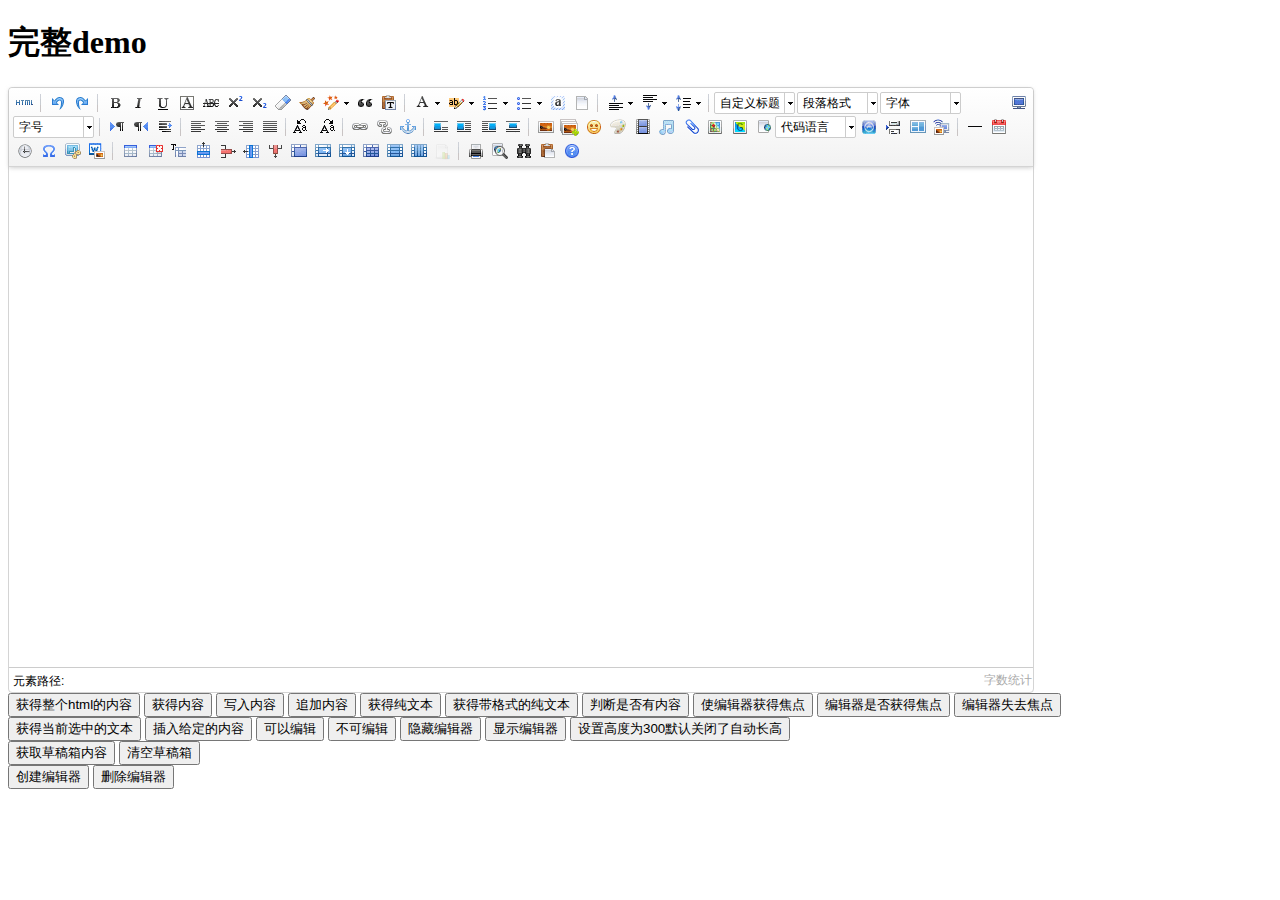
<file: src/main/resources/static/ueditor/index.html>
<!DOCTYPE HTML PUBLIC "-//W3C//DTD HTML 4.01 Transitional//EN"
        "http://www.w3.org/TR/html4/loose.dtd">
<html>
<head>
    <title>完整demo</title>
    <meta http-equiv="Content-Type" content="text/html;charset=utf-8"/>
    <script type="text/javascript" charset="utf-8" src="ueditor.config.js"></script>
    <script type="text/javascript" charset="utf-8" src="ueditor.all.min.js"> </script>
    <!--建议手动加在语言，避免在ie下有时因为加载语言失败导致编辑器加载失败-->
    <!--这里加载的语言文件会覆盖你在配置项目里添加的语言类型，比如你在配置项目里配置的是英文，这里加载的中文，那最后就是中文-->
    <script type="text/javascript" charset="utf-8" src="lang/zh-cn/zh-cn.js"></script>

    <style type="text/css">
        div{
            width:100%;
        }
    </style>
</head>
<body>
<div>
    <h1>完整demo</h1>
    <script id="editor" type="text/plain" style="width:1024px;height:500px;"></script>
</div>
<div id="btns">
    <div>
        <button onclick="getAllHtml()">获得整个html的内容</button>
        <button onclick="getContent()">获得内容</button>
        <button onclick="setContent()">写入内容</button>
        <button onclick="setContent(true)">追加内容</button>
        <button onclick="getContentTxt()">获得纯文本</button>
        <button onclick="getPlainTxt()">获得带格式的纯文本</button>
        <button onclick="hasContent()">判断是否有内容</button>
        <button onclick="setFocus()">使编辑器获得焦点</button>
        <button onmousedown="isFocus(event)">编辑器是否获得焦点</button>
        <button onmousedown="setblur(event)" >编辑器失去焦点</button>

    </div>
    <div>
        <button onclick="getText()">获得当前选中的文本</button>
        <button onclick="insertHtml()">插入给定的内容</button>
        <button id="enable" onclick="setEnabled()">可以编辑</button>
        <button onclick="setDisabled()">不可编辑</button>
        <button onclick=" UE.getEditor('editor').setHide()">隐藏编辑器</button>
        <button onclick=" UE.getEditor('editor').setShow()">显示编辑器</button>
        <button onclick=" UE.getEditor('editor').setHeight(300)">设置高度为300默认关闭了自动长高</button>
    </div>

    <div>
        <button onclick="getLocalData()" >获取草稿箱内容</button>
        <button onclick="clearLocalData()" >清空草稿箱</button>
    </div>

</div>
<div>
    <button onclick="createEditor()">
    创建编辑器</button>
    <button onclick="deleteEditor()">
    删除编辑器</button>
</div>

<script type="text/javascript">

    //实例化编辑器
    //建议使用工厂方法getEditor创建和引用编辑器实例，如果在某个闭包下引用该编辑器，直接调用UE.getEditor('editor')就能拿到相关的实例
    var ue = UE.getEditor('editor');


    function isFocus(e){
        alert(UE.getEditor('editor').isFocus());
        UE.dom.domUtils.preventDefault(e)
    }
    function setblur(e){
        UE.getEditor('editor').blur();
        UE.dom.domUtils.preventDefault(e)
    }
    function insertHtml() {
        var value = prompt('插入html代码', '');
        UE.getEditor('editor').execCommand('insertHtml', value)
    }
    function createEditor() {
        enableBtn();
        UE.getEditor('editor');
    }
    function getAllHtml() {
        alert(UE.getEditor('editor').getAllHtml())
    }
    function getContent() {
        var arr = [];
        arr.push("使用editor.getContent()方法可以获得编辑器的内容");
        arr.push("内容为：");
        arr.push(UE.getEditor('editor').getContent());
        alert(arr.join("\n"));
    }
    function getPlainTxt() {
        var arr = [];
        arr.push("使用editor.getPlainTxt()方法可以获得编辑器的带格式的纯文本内容");
        arr.push("内容为：");
        arr.push(UE.getEditor('editor').getPlainTxt());
        alert(arr.join('\n'))
    }
    function setContent(isAppendTo) {
        var arr = [];
        arr.push("使用editor.setContent('欢迎使用ueditor')方法可以设置编辑器的内容");
        UE.getEditor('editor').setContent('欢迎使用ueditor', isAppendTo);
        alert(arr.join("\n"));
    }
    function setDisabled() {
        UE.getEditor('editor').setDisabled('fullscreen');
        disableBtn("enable");
    }

    function setEnabled() {
        UE.getEditor('editor').setEnabled();
        enableBtn();
    }

    function getText() {
        //当你点击按钮时编辑区域已经失去了焦点，如果直接用getText将不会得到内容，所以要在选回来，然后取得内容
        var range = UE.getEditor('editor').selection.getRange();
        range.select();
        var txt = UE.getEditor('editor').selection.getText();
        alert(txt)
    }

    function getContentTxt() {
        var arr = [];
        arr.push("使用editor.getContentTxt()方法可以获得编辑器的纯文本内容");
        arr.push("编辑器的纯文本内容为：");
        arr.push(UE.getEditor('editor').getContentTxt());
        alert(arr.join("\n"));
    }
    function hasContent() {
        var arr = [];
        arr.push("使用editor.hasContents()方法判断编辑器里是否有内容");
        arr.push("判断结果为：");
        arr.push(UE.getEditor('editor').hasContents());
        alert(arr.join("\n"));
    }
    function setFocus() {
        UE.getEditor('editor').focus();
    }
    function deleteEditor() {
        disableBtn();
        UE.getEditor('editor').destroy();
    }
    function disableBtn(str) {
        var div = document.getElementById('btns');
        var btns = UE.dom.domUtils.getElementsByTagName(div, "button");
        for (var i = 0, btn; btn = btns[i++];) {
            if (btn.id == str) {
                UE.dom.domUtils.removeAttributes(btn, ["disabled"]);
            } else {
                btn.setAttribute("disabled", "true");
            }
        }
    }
    function enableBtn() {
        var div = document.getElementById('btns');
        var btns = UE.dom.domUtils.getElementsByTagName(div, "button");
        for (var i = 0, btn; btn = btns[i++];) {
            UE.dom.domUtils.removeAttributes(btn, ["disabled"]);
        }
    }

    function getLocalData () {
        alert(UE.getEditor('editor').execCommand( "getlocaldata" ));
    }

    function clearLocalData () {
        UE.getEditor('editor').execCommand( "clearlocaldata" );
        alert("已清空草稿箱")
    }
</script>
</body>
</html>
</file>
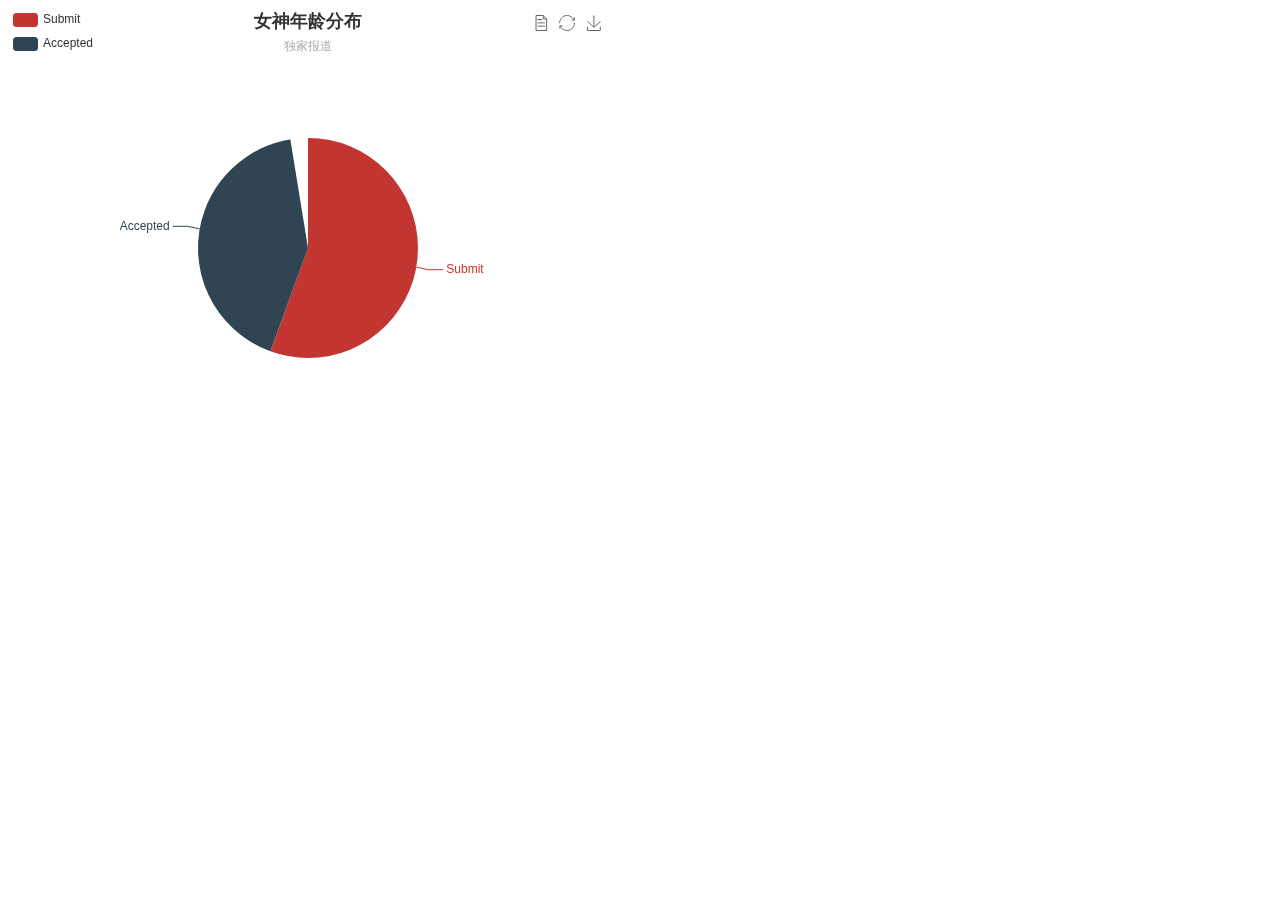
<file: src/main/resources/static/co.html>
<!DOCTYPE html PUBLIC "-//W3C//DTD HTML 4.01 Transitional//EN" "http://www.w3.org/TR/html4/loose.dtd">
<html>
<head>
    <meta http-equiv="Content-Type" content="text/html; charset=UTF-8">
    <title>AzzanTest</title>
    <script src="js/jquery.min.js"></script>
    <script src="echarts.min.js"></script>
</head>
<body>
<div id="echartsPie" style="width: 600px;height:400px;"></div>
<script type="text/javascript">
    var echartsPie;
    var json = [
        {value: 30, name: 'Submit'},
        {value: 24, name: 'Accepted'}
    ];
    var option = {
        title: {
            text: '女神年龄分布',
            subtext: '独家报道',
            x: 'center'
        },
        tooltip: {
            trigger: 'item',
            formatter: "{a} <br/>{b} : {c} 岁"
        },
        legend: {
            orient: 'vertical',
            x: 'left',
            data: ['Submit', 'Accepted']
        },
        toolbox: {
            show: true,
            feature: {
                mark: {show: true},
                dataView: {show: true, readOnly: false},
                magicType: {
                    show: true,
                    type: ['pie', 'funnel'],
                    option: {
                        funnel: {
                            x: '25%',
                            width: '50%',
                            funnelAlign: 'left',
                            max: 1548
                        }
                    }
                },
                restore: {show: true},
                saveAsImage: {show: true}
            }
        },
        calculable: true,
        series: [
            {
                name: '女神',
                type: 'pie',
                radius: '55%',//饼图的半径大小
                center: ['50%', '60%'],//饼图的位置
                data: json
            }
        ]
    };

    echartsPie = echarts.init(document.getElementById('echartsPie'));
    $(function () {
        echartsPie.setOption(option);

    });
</script>
</body>
</html>
</file>
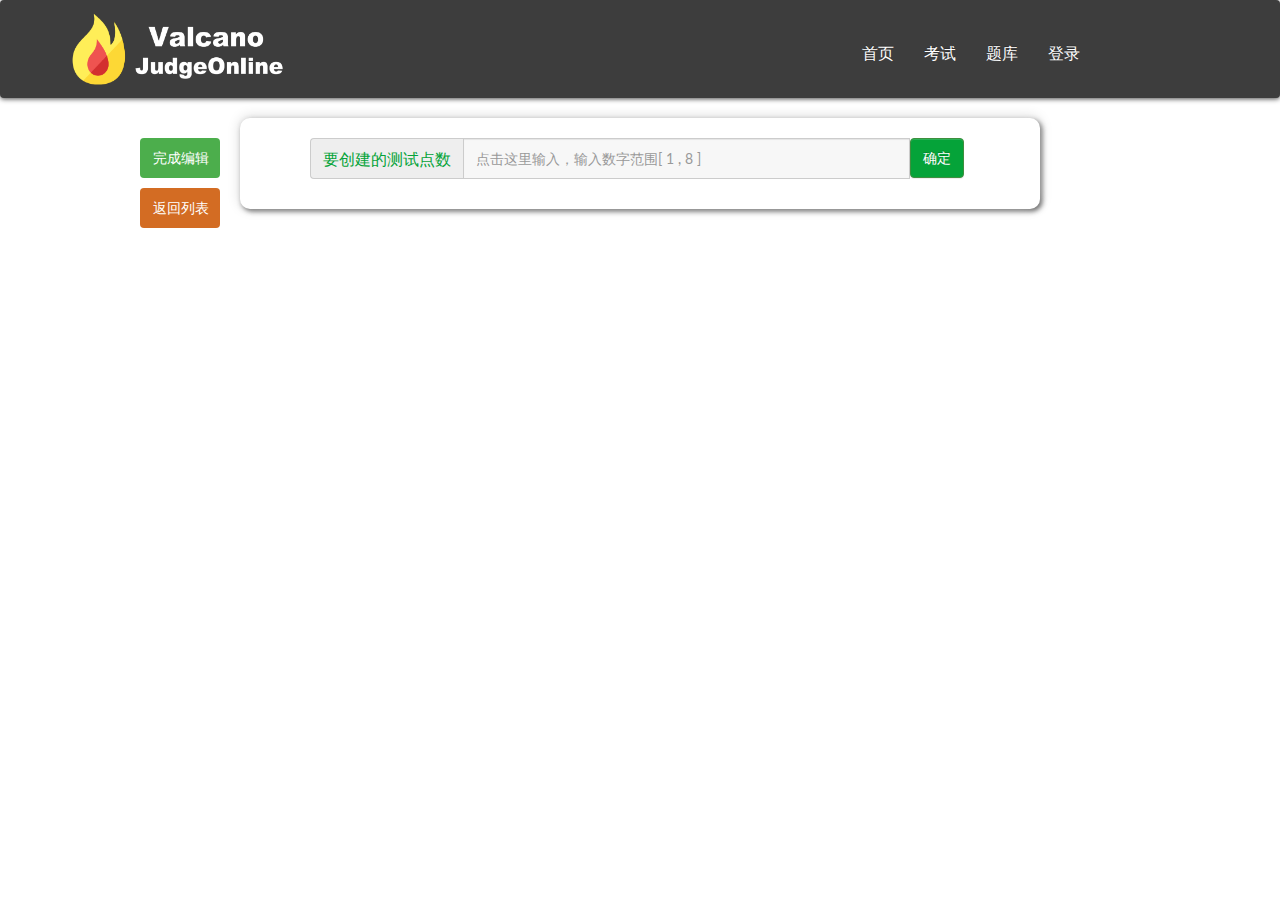
<file: src/main/resources/static/createTestPoint.html>
<!DOCTYPE html>
<html lang="en">
<head>
    <meta charset="utf-8">
    <meta name="viewport" content="width=device-width, initial-scale=1.0">
    <meta name="description" content="">
    <meta name="author" content="">
    <title>Home</title>
    <link rel="favicon" href="assets/images/favicon.png">
    <link rel="stylesheet" media="screen" href="https://fonts.googleapis.com/css?family=Open+Sans:300,400,700">
    <link rel="stylesheet" href="assets/css/bootstrap.min.css">
    <script src="http://cdn.static.runoob.com/libs/jquery/2.1.1/jquery.min.js"></script>
    <script src="bootstrap3/js/bootstrap.min.js"></script>
    <link rel="stylesheet" href="assets/css/font-awesome.min.css">
    <link rel="stylesheet" href="assets/css/bootstrap-theme.css" media="screen">
    <link rel="stylesheet" href="assets/css/style.css">
    <link rel="stylesheet" href="css/createTestPoint.css">

    <!-- 富文本配置文件 -->
    <script type="text/javascript" src="ueditor/ueditor.config.js"></script>
    <!-- 编辑器源码文件 -->
    <script type="text/javascript" src="ueditor/ueditor.all.js"></script>
</head>
<body>
<!-- Fixed navbar -->
<div class="navbar navbar-inverse" style="background:#3d3d3d;z-index: 100">
    <div class="container">
        <div class="navbar-header">
            <!-- Button for smallest screens -->
            <button type="button" class="navbar-toggle" data-toggle="collapse" data-target=".navbar-collapse"><span
                    class="icon-bar"></span><span class="icon-bar"></span><span class="icon-bar"></span></button>
            <a class="navbar-brand" href="index.html">
                <img src="assets/images/logo3.png" style="margin: -5px auto;width:230px;height: 78px;"
                     alt="Techro HTML5 template"></a>
        </div>
        <div style="margin: 30px 100px -10px -100px" class="navbar-collapse collapse">
            <ul class="nav navbar-nav pull-right mainNav">
                <li><a href="index.html">首页</a></li>
                <li>
                    <a href="examList.html">考试 </a>
                </li>
                <li>
                    <a href="topicList.html">题库</a>
                </li>
                <li><a href="login_register.html">登录</a></li>
            </ul>
        </div>
        <!--/.nav-collapse -->
    </div>
</div>

<!--完成编辑按钮-->
<div class="complete">
    <button onclick="returnList()" type="button" class="btn" id="back">
        返回列表
    </button>
    <button onclick="returnList()" type="button" class="btn" id="complete">
        完成编辑
    </button>

</div>
<!--编辑区域-->
<div class="editArea">
    <div class="input-group input-group">
        <span class="input-group-addon">要创建的测试点数</span>
        <input id="pointNum" type="text" class="form-control" placeholder="点击这里输入，输入数字范围[ 1 , 8 ]">
        <button onclick="createPoint()" id="inPoint" type="button" class="btn btn-success popover-toggle"
                title="创建测试点失败" data-container="body"
                data-toggle="popover" data-placement="bottom"
                data-content="输入可能存在非法字符，请重新输入要创建的测试点个数">
            确定
        </button>
    </div>
    <div class="pointEditArea">

    </div>

</div>

</body>
<script>
    var id = 0;
    window.onload = function () {
        id = window.location.search.substr(1, id.length);

        queryPoint(id);
    }

    //查询数据
    function queryPoint(id) {
        var d = {};
        d.topicId = id;
        $.ajax({
            url: "/queryPoint",
            data: JSON.stringify(d),
            type: "POST",
            contentType: "application/json;charset=utf-8",
            success: function (response) {
                var area = $(".pointEditArea");
                area.empty();
                for (var i = 1; i <= response.length; i++) {
                    var input = response[i - 1].input_data;
                    input = return2Br(input);
                    var out = response[i - 1].out_data;
                    out = return2Br(out);
                    var str = '';
                    var type = 'success';
                    if (i % 3 == 0)
                        type = 'warning';
                    else if (i % 3 == 2)
                        type = 'danger';
                    var infunction = "'createEditor(" + '"inData","' + i + '"' + ")'";
                    var outfunction = "'createEditor(" + '"outData","' + i + '"' + ")'";
                    var inPointFunction = "'insertPoint(" + '"inData","' + i + '"' + ")'";
                    var outPointFunction = "'insertPoint(" + '"outData","' + i + '"' + ")'";
                    var deleteFunction = "'deletePoint(" + '"' + i + '")' + "'";
                    str = '\n' +
                        '    <div class="panel panel-' + type + '">\n' +
                        '        <div class="panel-heading">测试点' + i + '</div>\n' +
                        '        <div class="panel-body" >\n' +
                        '            <c id="tip1">[ 输入数据 ]</c><input id="inPut' + i + '" type="hidden"><div id="panel-in' + i + '">' + input + '</div>\n' +
                        '        </div>\n' +
                        '        <ul class="list-group" id="inDataArea' + i + '">\n' +
                        '            <li style="border-style: none" class="list-group-item" id="button">\n' +
                        '                <!--编辑按钮-->\n' +
                        '                <button onclick=' + infunction + ' type="button" class="btn edit" id="inDataEdit' + i + '">\n' +
                        '                    编辑\n' +
                        '                </button>\n' +
                        '                <button onclick=' + deleteFunction + ' type="button" class="btn delete" id="delete' + i + '">\n' +
                        '                    删除\n' +
                        '                </button>\n' +
                        '                <!--完成按钮-->\n' +
                        '                <button onclick=' + inPointFunction + ' type="button" class="btn insert" id="inDataInsert' + i + '">\n' +
                        '                    完成\n' +
                        '                </button>\n' +
                        '            </li>\n' +
                        '            <!--内容-->\n' +
                        '            <li class="list-group-item" class="inData" id="inData' + i + '">\n' +
                        '\n' +
                        '            </li>\n' +
                        '        </ul>\n' +
                        '        <div class="panel-body"> \n' +
                        '            <c id="tip2">[ 输出数据 ]</c><input id="outPut' + i + '" type="hidden"><div id="panel-out' + i + '">' + out + '</div>\n' +
                        '        </div>\n' +
                        '        <ul class="list-group" id="outDataArea1">\n' +
                        '            <li style="border-style: none" class="list-group-item" id="button' + i + '">\n' +
                        '                <!--编辑按钮-->\n' +
                        '                <button onclick=' + outfunction + ' type="button" class="btn edit" id="outDataEdit' + i + '">\n' +
                        '                    编辑\n' +
                        '                </button>\n' +
                        '                <!--完成按钮-->\n' +
                        '                <button onclick=' + outPointFunction + ' type="button" class="btn insert" id="outDataInsert' + i + '">\n' +
                        '                    完成\n' +
                        '                <button onclick=' + deleteFunction + ' type="button" class="btn delete" id="delete' + i + '">\n' +
                        '                    删除\n' +
                        '                </button>\n' +
                        '            </li>\n' +
                        '            <!--内容-->\n' +
                        '            <li class="list-group-item" class="outData" id="outData' + i + '">\n' +
                        '\n' +
                        '            </li>\n' +
                        '        </ul>\n' +
                        '    </div>';
                    area.append(str);
                    $(".insert").hide();
                    $(".delete").hide();
                }
            }, error: function (response) {
                alert("emm....");
            }
        });
    }

    //ajax全部删除
    function deleteAll(num) {
        var d = {};
        d.topicId = id;
        d.pointNum = num;
        $.ajax({
            url: "/deleteAll",
            data: JSON.stringify(d),
            type: "POST",
            contentType: "application/json;charset=utf-8",
            success: function (response) {

            }, error: function (response) {
                alert("emm....");
            }
        });
    }

    //ajax插入
    function createNew(i, id) {
        var d = {};
        d.pointId = i;
        d.topicId = id;
        $.ajax({
            url: "/insertTestPoint",
            data: JSON.stringify(d),
            type: "POST",
            contentType: "application/json;charset=utf-8",
            success: function (response) {

            }, error: function (response) {
                alert("emm....");
            }
        });
    }

    //插入测试点
    function createPoint() {
        var num = $("#pointNum");
        var reg = /^[0-9]+.?[0-9]*$/;
        var flag = 1;
        for (var i = 0; i < num.val().length; i++) {
            if (!reg.test(num.val()[i]))
                flag = 0;
        }
        if (flag && (num.val() >= 1 && num.val() <= 8)) {
            var len = num.val();
            var msg = "是否要创建" + len + "个测试点？\n\n之前的数据可能会被覆盖";
            if (confirm(msg) == true) {
                deleteAll(len);
                //删除富文本
                // UE.getEditor('container').destroy();
                // $("textarea").remove();
                var area = $(".pointEditArea");
                area.empty();
                for (var i = 1; i <= len; i++) {
                    createNew(i, id);
                    var str = '';
                    var type = 'success';
                    if (i % 3 == 0)
                        type = 'warning';
                    else if (i % 3 == 2)
                        type = 'danger';
                    var infunction = "'createEditor(" + '"inData","' + i + '"' + ")'";
                    var outfunction = "'createEditor(" + '"outData","' + i + '"' + ")'";
                    var inPointFunction = "'insertPoint(" + '"inData","' + i + '"' + ")'";
                    var outPointFunction = "'insertPoint(" + '"outData","' + i + '"' + ")'";
                    var deleteFunction = "'deletePoint(" + '"' + i + '")' + "'";
                    str = '\n' +
                        '    <div class="panel panel-' + type + '">\n' +
                        '        <div class="panel-heading">测试点' + i + '</div>\n' +
                        '        <div class="panel-body" >\n' +
                        '            <c id="tip1">[ 输入数据 ]</c><input id="inPut' + i + '" type="hidden"><div id="panel-in' + i + '">在这里预览测试点输入数据</div>\n' +
                        '        </div>\n' +
                        '        <ul class="list-group" id="inDataArea' + i + '">\n' +
                        '            <li style="border-style: none" class="list-group-item" id="button">\n' +
                        '                <!--编辑按钮-->\n' +
                        '                <button onclick=' + infunction + ' type="button" class="btn edit" id="inDataEdit' + i + '">\n' +
                        '                    编辑\n' +
                        '                </button>\n' +
                        '                <!--完成按钮-->\n' +
                        '                <button onclick=' + inPointFunction + ' type="button" class="btn insert" id="inDataInsert' + i + '">\n' +
                        '                    完成\n' +
                        '                </button>\n' +
                        '            </li>\n' +
                        '            <!--内容-->\n' +
                        '            <li class="list-group-item" class="inData" id="inData' + i + '">\n' +
                        '\n' +
                        '            </li>\n' +
                        '        </ul>\n' +
                        '        <div class="panel-body"> \n' +
                        '            <c id="tip2">[ 输出数据 ]</c><input id="outPut"' + i + ' type="hidden"><div id="panel-out' + i + '">在这里预览测试点输出数据</div>\n' +
                        '        </div>\n' +
                        '        <ul class="list-group" id="outDataArea1">\n' +
                        '            <li style="border-style: none" class="list-group-item" id="button' + i + '">\n' +
                        '                <!--编辑按钮-->\n' +
                        '                <button onclick=' + outfunction + ' type="button" class="btn edit" id="outDataEdit' + i + '">\n' +
                        '                    编辑\n' +
                        '                </button>\n' +
                        '                <!--完成按钮-->\n' +
                        '                <button onclick=' + outPointFunction + ' type="button" class="btn insert" id="outDataInsert' + i + '">\n' +
                        '                    完成\n' +
                        '                <button onclick=' + deleteFunction + ' type="button" class="btn delete" id="delete' + i + '">\n' +
                        '                    删除\n' +
                        '                </button>\n' +
                        '            </li>\n' +
                        '            <!--内容-->\n' +
                        '            <li class="list-group-item" class="outData" id="outData' + i + '">\n' +
                        '\n' +
                        '            </li>\n' +
                        '        </ul>\n' +
                        '    </div>';
                    area.append(str);
                    $(".insert").hide();
                }
            }
            else {
                return false;
            }
        } else {
            $('.popover-toggle').popover('toggle');
            num.val('');
        }
    }

    function insertData(area, pointId, content) {
        var urlPath;
        if (area == "inData")
            urlPath = "/editInputData";
        else
            urlPath = "/editOutputData";
        var d = {};
        d.pointId = pointId;
        d.topicId = id;
        d.content = content;
        $.ajax({
            url: urlPath,
            data: JSON.stringify(d),
            type: "POST",
            contentType: "application/json;charset=utf-8",
            success: function (response) {
                queryPoint(id);
                // alert("编辑成功 (￣▽￣)~*");
            }, error: function (response) {
                alert("emm....");
            }
        });
    }

    //编辑按钮函数
    function createEditor(area, id) {
        var editor = "<script id='container' name='content' type='text/plain'><\/script>";

        var b = $("#" + area + id);
        b.append(editor);

        <!-- 实例化编辑器 -->
        var editor = UE.getEditor('container');

        $(".edit").hide();
        // $(".delete").show();
        // $("#inPoint").hide();

        if (area == "inData")
            $("#inDataInsert" + id).show();
        else
            $("#outDataInsert" + id).show();

    }

    //转义过滤
    function htmldecode(str) {
        str = str.replace(/&amp;/gi, '&');
        str = str.replace(/&nbsp;/gi, ' ');
        str = str.replace(/&quot;/gi, '"');
        str = str.replace(/&#39;/g, "'");
        str = str.replace(/&lt;/gi, '<');
        str = str.replace(/&gt;/gi, '>');
        str = str.replace(/<br[^>]*>(?:(rn)|r|n)?/gi, 'n');
        str = str.replace(/^((\s|&nbsp;)*\r?\n)+/g, '');//清除开头换行
        str.replace(/((\s|&nbsp;)*\r?\n)+$/g, '');//清除结尾换行
        return str;
    }

    //换行转</br>
    function return2Br(str) {
        str = str.replace(/\r?\n/g, "<br>");
        str = str.replace(/\s/g, "&nbsp;");
        return str;
    }

    //完成按钮
    function insertPoint(area, id) {
        var editor = UE.getEditor('container');
        var content = editor.getPlainTxt();
        var panelContent;
        if (area == "inData") {
            $("#inPut" + id).val(content);
            panelContent = document.getElementById("panel-in" + id);

        } else {
            panelContent = document.getElementById("panel-out" + id);
        }
        panelContent.innerHTML = "";
        content = htmldecode(content);
        panelContent.append(content);
        UE.getEditor('container').destroy();
        $("textarea").remove();
        $(".edit").show();
        $(".delete").show();
        // $("#inPoint").show();
        if (area == "inData") {
            $("#inDataInsert" + id).hide();
        }

        else
            $("#outDataInsert" + id).hide();
        //插入数据

        insertData(area, id, content);
    }


    //删除测试点
    function deletePoint(id) {
        UE.getEditor('container').destroy();
        $("textarea").remove();
        $(".edit").show();
        $(".delete").show();
    }

    //返回题库
    function returnList() {
        window.location.href = "topicList.html";
    }

</script>
</html>
</file>
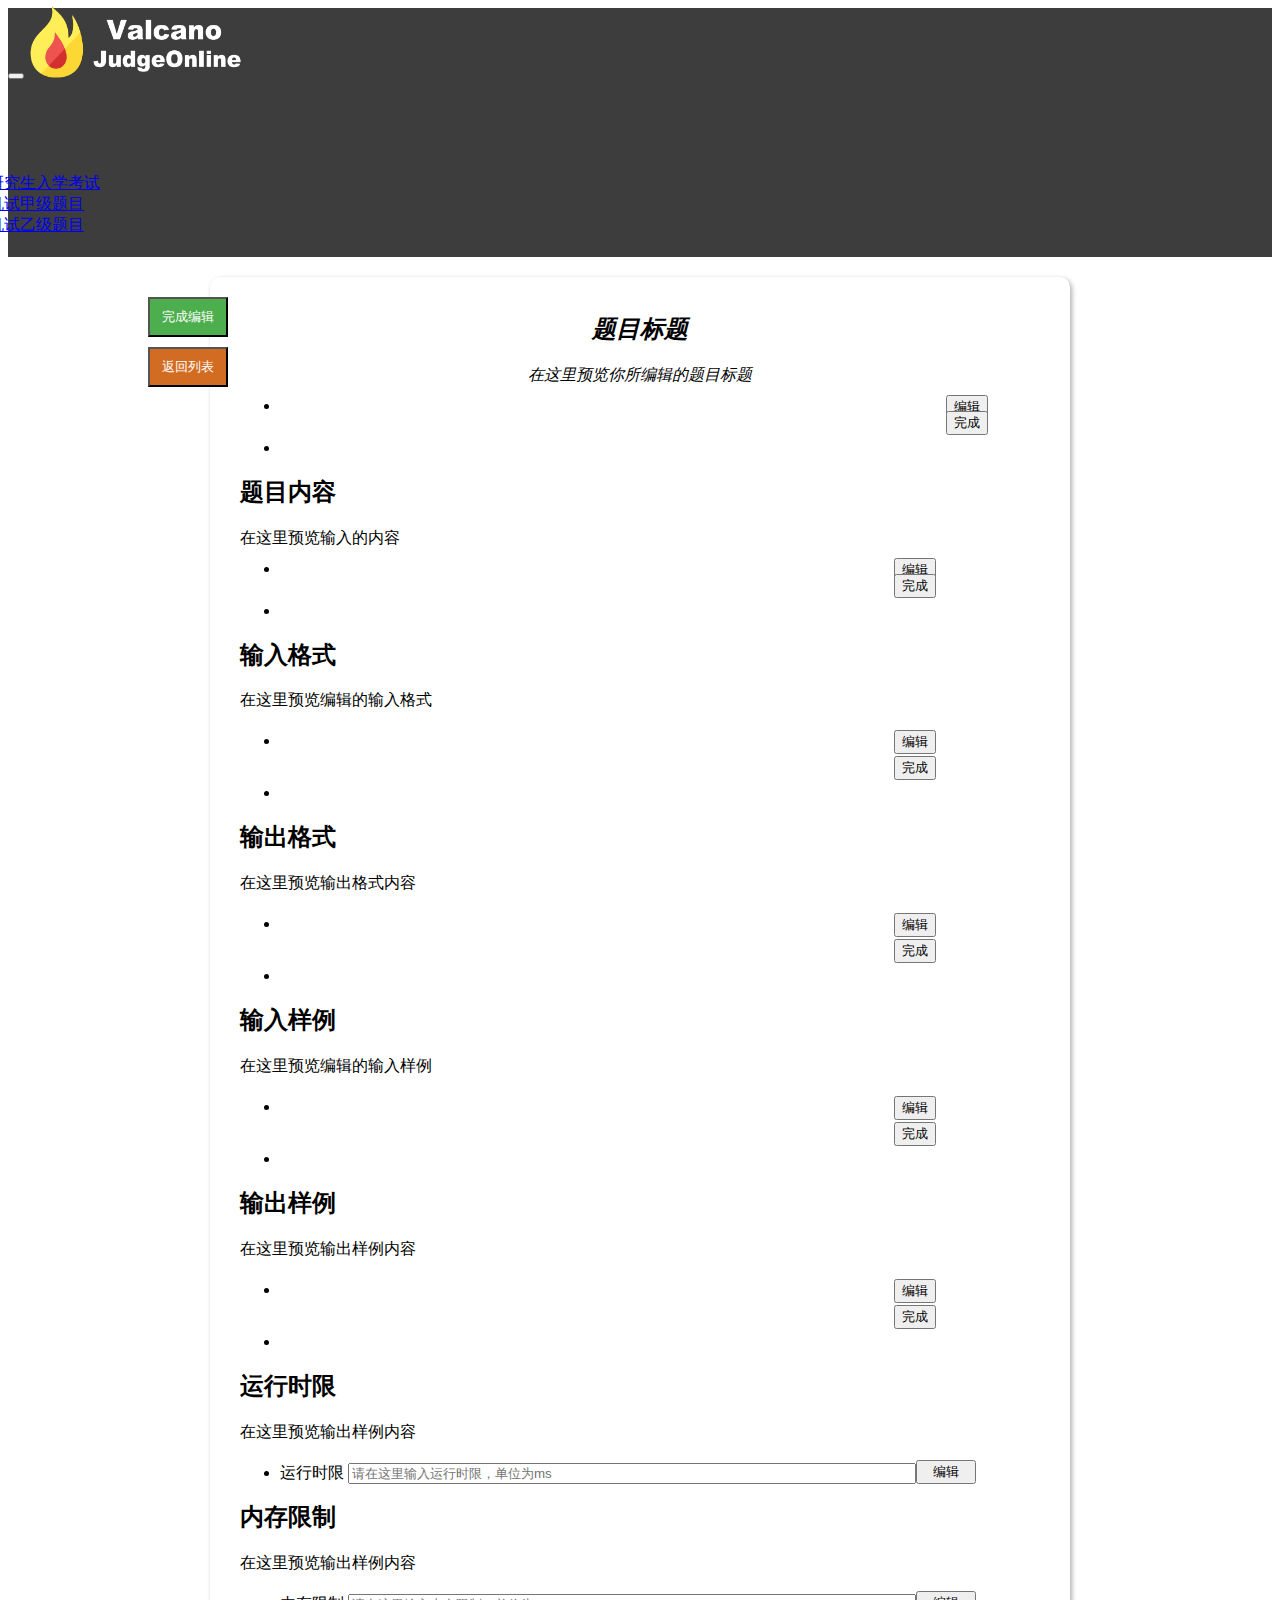
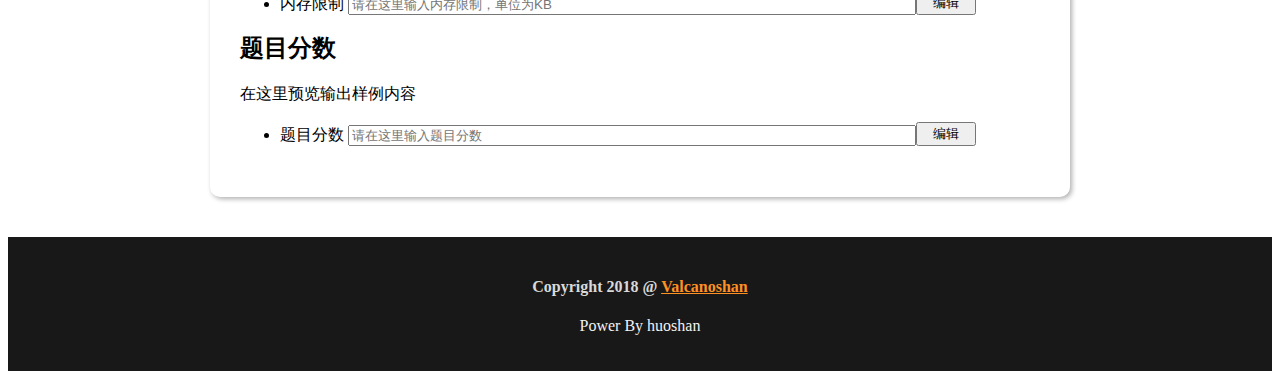
<file: src/main/resources/static/createTopic.html>
<!DOCTYPE html>
<html lang="en">
<head>
    <meta charset="utf-8">
    <title>创建题目</title>
    <link rel="stylesheet" media="screen" href="https://fonts.googleapis.com/css?family=Open+Sans:300,400,700">
    <link rel="stylesheet" href="css/createTopic.css">
    <link rel="stylesheet" href="http://cdn.static.runoob.com/libs/bootstrap/3.3.7/css/bootstrap.min.css">
    <script src="http://cdn.static.runoob.com/libs/jquery/2.1.1/jquery.min.js"></script>
    <script src="http://cdn.static.runoob.com/libs/bootstrap/3.3.7/js/bootstrap.min.js"></script>
    <!-- 富文本配置文件 -->
    <script type="text/javascript" src="ueditor/ueditor.config.js"></script>
    <!-- 编辑器源码文件 -->
    <script type="text/javascript" src="ueditor/ueditor.all.js"></script>


</head>
<body>
<!-- Fixed navbar -->
<div class="navbar navbar-inverse" style="background:#3d3d3d;z-index: 100">
    <div class="container">
        <div class="navbar-header">
            <!-- Button for smallest screens -->
            <button type="button" class="navbar-toggle" data-toggle="collapse" data-target=".navbar-collapse"><span
                    class="icon-bar"></span><span class="icon-bar"></span><span class="icon-bar"></span></button>
            <a class="navbar-brand" href="index.html">
                <img src="assets/images/logo3.png" style="margin: -5px auto;width:230px;height: 78px;"
                     alt="Techro HTML5 template"></a>
        </div>
        <div style="margin: 30px 100px 20px -100px" class="navbar-collapse collapse">
            <ul class="nav navbar-nav pull-right mainNav">
                <li class=""><a href="index.html">首页</a></li>
                <li class="dropdown">
                    <a href="examList.html" class="dropdown-toggle" data-toggle="dropdown">考试 <b class="caret"></b></a>
                </li>
                <li class="dropdown">
                    <a href="about.html" class="dropdown-toggle" data-toggle="dropdown">题库 <b class="caret"></b></a>
                    <ul class="dropdown-menu">
                        <li><a href="topicList.html">研究生入学考试</a></li>
                        <li><a href="topicList.html">机试甲级题目</a></li>
                        <li><a href="topicList.html">机试乙级题目</a></li>
                    </ul>

                </li>
                <li><a href="login_register.html">登录</a></li>
            </ul>
        </div>
        <!--/.nav-collapse -->
    </div>
</div>
<!-- /.navbar -->


<!--完成编辑按钮-->
<div class="complete">
    <button onclick="returnList()" type="button" class="btn" id="back">
        返回列表
    </button>
    <button onclick="returnList()" type="button" class="btn" id="complete">
        完成编辑
    </button>

</div>

<div class="editArea">
    <!--标题区域-->
    <div class="panel panel-warning " id="topicTitle">

        <div class="panel-heading">
            <h2 class="panel-title">题目标题</h2>
        </div>
        <div class="panel-body" id="panel-title" value="">
            在这里预览你所编辑的题目标题
        </div>
        <ul class="list-group" id="titleditor">
            <li style="border-style: none" class="list-group-item" id="button">
                <div id="titleEditButton" class="editButton" style="margin:-10px auto auto 45%">
                    <!--标题编辑按钮-->
                    <button id="editTitleButton" style="margin: -10px auto 0px 65%"
                            type="button"
                            class="btn btn-warning "
                            data-toggle="button">
                        编辑
                    </button>
                </div>
                <!--标题完成按钮-->
                <div id="titleInsertButton" class="insertButton" style="margin:-10px auto auto 45%">
                    <button id="insertTitleButton"
                            style="margin: -10px auto 0px 65%"
                            type="button"
                            class="btn btn-success "
                            data-toggle="button">
                        完成
                    </button>
                </div>
            </li>
            <!--内容-->
            <li class="list-group-item" id="title">

            </li>
        </ul>
    </div>

    <!--内容区域-->
    <div class="panel panel-info " id="topicContent">

        <div class="panel-heading">
            <h2 class="panel-title">题目内容</h2>
        </div>
        <div class="panel-body" id="panel-content">
            在这里预览输入的内容
        </div>
        <ul class="list-group" id="titleEditor">
            <li style="border-style: none" class="list-group-item" id="button">
                <!--内容编辑按钮-->
                <div id="contentEditButton" class="editButton" style="margin:-10px auto auto 45%">
                    <button id="editContentButton"
                            style="margin: -10px auto 0px 65%"
                            type="button"
                            class="btn btn-warning "
                            data-toggle="button">
                        编辑
                    </button>
                </div>
                <!--内容完成按钮-->
                <div id="contentInsertButton" class="insertButton" style="margin: -10px auto auto 45%">
                    <button id="insertContentButton" style="margin: -10px auto 0px 65%"
                            type="button"
                            class="btn btn-success "
                            data-toggle="button">
                        完成
                    </button>
                </div>
            </li>
            <li class="list-group-item" id="content">

            </li>
        </ul>
    </div>

    <!--输入格式区域-->
    <div class="panel panel-warning " id="topicInFormat">

        <div class="panel-heading">
            <h2 class="panel-title">输入格式</h2>
        </div>
        <div class="panel-body" id="panel-informat">
            在这里预览编辑的输入格式
        </div>
        <ul class="list-group" id="editor">
            <li style="border-style: none" class="list-group-item" id="button">
                <div id="inFormatEditButton" class="editButton" style="margin: 0 auto auto 45%">
                    <button id="editInFormatButton" style="margin: -10px auto 0px 65%"
                            type="button"
                            class="btn btn-warning "
                            data-toggle="button">
                        编辑
                    </button>
                </div>
                <div id="inFormatInsertButton" class="insertButton" style="margin: 0 auto auto 45%">
                    <button id="insertInFormatButton" style="margin: -10px auto 0px 65%"
                            type="button"
                            class="btn btn-success "
                            data-toggle="button">
                        完成
                    </button>
                </div>
            </li>
            <li class="list-group-item" id="inFormat">

            </li>
        </ul>
    </div>

    <!--输出格式区域-->
    <div class="panel panel-info " id="topicOutFormat">

        <div class="panel-heading">
            <h2 class="panel-title">输出格式</h2>
        </div>
        <div class="panel-body" id="panel-outformat">
            在这里预览输出格式内容
        </div>
        <ul class="list-group" id="outFormatEditor">
            <li style="border-style: none" class="list-group-item" id="button">
                <!--输出格式编辑按钮-->
                <div id="outFormatEditButton" class="editButton" style="margin: 0 auto auto 45%">
                    <button id="editoutFormatButton" style="margin: -10px auto 0px 65%"
                            type="button"
                            class="btn btn-warning "
                            data-toggle="button">
                        编辑
                    </button>
                </div>
                <!--输出格式完成按钮-->
                <div id="outFormatInsertButton" class="insertButton"
                     style="margin: 0 auto auto 45%">
                    <button id="insertOutFormatButton" style="margin: -10px auto 0px 65%"
                            type="button"
                            class="btn btn-success "
                            data-toggle="button">
                        完成
                    </button>
                </div>
            </li>

            <li class="list-group-item" id="outFormat">

            </li>
        </ul>
    </div>

    <!--输入样例区域-->
    <div class="panel panel-warning " id="topicInSample">

        <div class="panel-heading">
            <h2 class="panel-title">输入样例</h2>
        </div>
        <div class="panel-body" id="panel-inSample">
            在这里预览编辑的输入样例
        </div>
        <ul class="list-group" id="editor">
            <li style="border-style: none" class="list-group-item" id="button">
                <div id="inSampleEditButton" class="editButton" style="margin: 0 auto auto 45%">
                    <button id="editInSampleButton" style="margin: -10px auto 0px 65%"
                            type="button"
                            class="btn btn-warning "
                            data-toggle="button">
                        编辑
                    </button>
                </div>
                <div id="inSampleInsertButton" class="insertButton" style="margin:0 auto auto 45%">
                    <button id="insertInSampleButton" style="margin: -10px auto 0px 65%"
                            type="button"
                            class="btn btn-success "
                            data-toggle="button">
                        完成
                    </button>
                </div>
            </li>

            <li class="list-group-item" id="inSample">

            </li>
        </ul>
    </div>

    <!--输出格式区域-->
    <div class="panel panel-info " id="topicOutSample">

        <div class="panel-heading">
            <h2 class="panel-title">输出样例</h2>
        </div>
        <div class="panel-body" id="panel-outSample">
            在这里预览输出样例内容
        </div>
        <ul class="list-group" id="outSampleEditor">
            <li style="border-style: none" class="list-group-item" id="button">
                <!--输出格式编辑按钮-->
                <div id="outSampleEditButton" class="editButton" style="margin: 0 auto auto 45%">
                    <button id="editoutSampleButton" style="margin: -10px auto 0px 65%"
                            type="button"
                            class="btn btn-warning "
                            data-toggle="button">
                        编辑
                    </button>
                </div>
                <!--输出格式完成按钮-->
                <div id="outSampleInsertButton" class="insertButton"
                     style="margin: 0 auto auto 45%">
                    <button id="insertOutSampleButton" style="margin: -10px auto 0px 65%"
                            type="button"
                            class="btn btn-success "
                            data-toggle="button">
                        完成
                    </button>
                </div>
            </li>

            <li class="list-group-item" id="outSample">

            </li>
        </ul>
    </div>


    <!--运行时限区域-->
    <div class="panel panel-warning " id="timieLimit">

        <div class="panel-heading">
            <h2 class="panel-title">运行时限</h2>
        </div>
        <div class="panel-body" id="panel-timieLimit">
            在这里预览输出样例内容
        </div>
        <ul class="list-group" id="timieLimitEditor">
            <li style="border-style: none" class="list-group-item" id="timieLimitArea">
                <div id="timeArea" class="input-group input-group">
                    <span class="input-group-addon">运行时限</span>
                    <input id="timeInput" type="text" class="form-control" placeholder="请在这里输入运行时限，单位为ms">
                    <button onclick="update('/updateTimeLimitById','timeInput','panel-timieLimit')" id="timeButton"
                            type="button"
                            class="btn btn-warning popover-toggle"
                            title="Popover title" data-container="body"
                            data-toggle="popover" data-placement="right"
                            data-content="输入为空（◐ˍ◑） 或 不是合法数字(:з」∠)_">
                        编辑
                    </button>
                </div>
            </li>
        </ul>
    </div>

    <!--内存限制区域-->
    <div class="panel panel-info " id="memoryLimit">

        <div class="panel-heading">
            <h2 class="panel-title">内存限制</h2>
        </div>
        <div class="panel-body" id="panel-memoryLimit">
            在这里预览输出样例内容
        </div>
        <ul class="list-group" id="memoryLimitEditor">
            <li style="border-style: none" class="list-group-item" id="memoryLimitArea">
                <div id="memoryArea" class="input-group input-group">
                    <span class="input-group-addon">内存限制</span>
                    <input id="memoryInput" type="text" class="form-control" placeholder="请在这里输入内存限制，单位为KB">
                    <button onclick="update('/updateMemoryLimitById','memoryInput','panel-memoryLimit')"
                            id="memoryButton" type="button"
                            class="btn btn-warning popover-toggle"
                            title="Popover title" data-container="body"
                            data-toggle="popover" data-placement="right"
                            data-content="输入为空（◐ˍ◑） 或 不是合法数字(:з」∠)_">
                        编辑
                    </button>
                </div>
            </li>
        </ul>
    </div>

    <!--题目分数区域-->
    <div class="panel panel-warning " id="topicScore">

        <div class="panel-heading">
            <h2 class="panel-title">题目分数</h2>
        </div>
        <div class="panel-body" id="panel-topicScore">
            在这里预览输出样例内容
        </div>
        <ul class="list-group" id="topicScoreEditor">
            <li style="border-style: none" class="list-group-item" id="topicScoreArea">
                <div id="scoreArea" class="input-group input-group">
                    <span class="input-group-addon">题目分数</span>
                    <input id="scoreInput" type="text" class="form-control" placeholder="请在这里输入题目分数">
                    <button onclick="update('/updateTopicScoreById','scoreInput','panel-topicScore')" id="scoreButton"
                            type="button"
                            class="btn btn-warning popover-toggle"
                            title="Popover title" data-container="body"
                            data-toggle="popover" data-placement="right"
                            data-content="输入为空（◐ˍ◑） 或 不是合法数字(:з」∠)_">
                        编辑
                    </button>
                </div>
            </li>
        </ul>
    </div>

</div>

<!--页脚-->
<footer style="padding-top: 20px;padding-bottom: 20px;margin-top: 40px;background-color: #181818" id="footer">
    <div class="container">
        <div class="row">
            <div class="footerbottom">
                <h4 style="text-align: center;color:#d9d9d9">Copyright 2018 @ <a style="color: #ff9022"
                                                                                 href="http://valcanoshan.cn">Valcanoshan</a>
                </h4>
                <p style="color: #f2f2f2;text-align: center">Power By huoshan</p>
            </div>
        </div>
    </div>
</footer>

<script>
    var id = 0;
    window.onload = function () {
        $(".insertButton").hide();
        id = window.location.search.substr(1, id.length);
        var d = {};
        d.id = id;
        $.ajax({
            url: "/editTopic",
            data: JSON.stringify(d),
            type: "POST",
            contentType: "application/json;charset=utf-8",
            success: function (topic) {
                //标题
                var title = $("#panel-title");
                title.html(topic.topic_title);
                //内容
                var content = $("#panel-content");
                content.html(topic.topic_content);
                //输入格式
                var in_format = $("#panel-informat");
                in_format.html(topic.input_format);
                //输出格式
                var out_format = $("#panel-outformat");
                out_format.html(topic.output_format);
                //输入样例
                var in_sample = $("#panel-inSample");
                in_sample.html(topic.input_sample);
                //输出样例
                var out_sample = $("#panel-outSample");
                out_sample.html(topic.output_sample);
                //运行时限
                var time_limit = $("#panel-timieLimit");
                time_limit.html(topic.time_limit + "（ms）");
                //内存限制
                var memory_limit = $("#panel-memoryLimit");
                memory_limit.html(topic.memory_limit + "（KB）");
                //题目分数
                var topic_score = $("#panel-topicScore");
                topic_score.html(topic.topic_score);

            }, error: function (topic) {
                alert("emmmmmm....数据库还没准备好");
            }
        });
    }
    //标题编辑按钮
    $("#editTitleButton").click(function () {
        createEditor("topicTitle", "title", "titleInsertButton");
    });
    //标题完成按钮
    $("#insertTitleButton").click(function () {
        insert('titleInsertButton', 'title', 'panel-title', '/updateTitle');
    });
    //内容编辑按钮
    $("#editContentButton").click(function () {
        createEditor("topicContent", "content", "contentInsertButton");
    });
    //内容完成按钮
    $("#insertContentButton").click(function () {
        insert('contentInsertButton', 'content', 'panel-content', '/updateContent');
    });
    //输入格式编辑按钮
    $("#editInFormatButton").click(function () {
        createEditor('topicInFormat', 'inFormat', 'inFormatInsertButton');
    });
    //输入格式完成按钮
    $("#insertInFormatButton").click(function () {
        // alert("dsa");
        insert('inFormatInsertButton', 'inFormat', 'panel-informat', '/updateInputFormat');
    });

    //输出格式编辑按钮
    $("#editoutFormatButton").click(function () {
        createEditor('topicOutFormat', 'outFormat', 'outFormatInsertButton');
    });
    //输出格式完成按钮
    $("#insertOutFormatButton").click(function () {
        // alert("dsa");
        insert('outFormatInsertButton', 'outFormat', 'panel-outformat', '/updateOutputFormat');
    });

    //输入样例编辑按钮
    $("#editInSampleButton").click(function () {
        // alert("dsa");
        createEditor('topicInSample', 'inSample', 'inSampleInsertButton');
    });
    //输入样例完成按钮
    $("#insertInSampleButton").click(function () {
        // alert("dsa");
        insert('inSampleInsertButton', 'inSample', 'panel-inSample', '/updateInputSample');
    });

    //输出样例编辑按钮
    $("#editoutSampleButton").click(function () {
        createEditor('topicOutSample', 'outSample', 'outSampleInsertButton');
    });
    //输出样例完成按钮
    $("#insertOutSampleButton").click(function () {
        // alert("dsa");
        insert('outSampleInsertButton', 'outSample', 'panel-outSample', '/updateOutputSample');
    });

    //返回题库
    function returnList() {
        window.location.href = "topicList.html";
    }

    //编辑按钮函数
    function createEditor(id, area, insert) {
        //id:     panel -> id
        //area:   li -> id
        //insert: insert -> id

        var editor = "<script id='container' name='content' type='text/plain'><\/script>";
        var a = $("#" + id).html();
        var b = $("#" + area);
        b.append(editor);
        <!-- 实例化编辑器 -->
        var editor = UE.getEditor('container');
        $(".editButton").hide();
        $("#" + insert).show();
    }

    //完成编辑插入
    function insert(id, area, panel, url) {
        var editor = UE.getEditor('container');
        var content = editor.getContent();
        var panelContent = $("#" + panel);
        panelContent.html(content);
        panelContent.val(content);
        UE.getEditor('container').destroy();
        $("textarea").remove();
        $(".editButton").show();
        $("#" + id).hide();
        getjson(content, url);
    }


    function getjson(content, url) {
        var d = {};
        d.topicId = id;
        d.topicContent = content;
        $.ajax({
            url: url,
            data: JSON.stringify(d),
            //type、contentType必填,指明传参方式
            type: "POST",
            contentType: "application/json;charset=utf-8",
            success: function (response) {
                //前端调用成功后，可以处理后端传回的json格式数据。
                if (response.success) {
                    alert(response.message);
                }
            }, error: function (response) {
                alert("emm...." + url + "->>>" + response.message);
            }

        });
    }

    //插入运行时限
    function update(url, area, panel) {
        var timeLimit = $("#" + area);
        var reg = /^[0-9]+.?[0-9]*$/;
        var flag = 1;
        for (var i = 0; i < timeLimit.val().length; i++) {
            if (!reg.test(timeLimit.val()[i]))
                flag = 0;
        }
        if (flag == 1 && timeLimit.val().length > 0) {
            var t = timeLimit.val() + "（ms）";
            $("#" + panel).html(t);
            var d = {};
            d.topicId = id;
            d.content = timeLimit.val();
            $.ajax({
                url: url,//'/updateTimeLimitById'
                data: JSON.stringify(d),
                type: 'POST',
                contentType: "application/json;charset=utf-8",
                success: function (data) {
                    queryTopic();
                    alert("更新运行时限成功~(￣▽￣)~*");
                },
                error: function (data) {
                    alert("emm....");
                }
            });
        } else {
            alert("输入非法额o(*￣3￣)o")
            // $('.popover-toggle').popover('toggle');
        }
        timeLimit.val('');
    }

    //插入内存限制
    function insertTimeLimit() {
        var timeLimit = $("#timeInput");
        var reg = /^[0-9]+.?[0-9]*$/;
        var flag = 1;
        for (var i = 0; i < timeLimit.val().length; i++) {
            if (!reg.test(timeLimit.val()[i]))
                flag = 0;
        }
        if (flag == 1 && timeLimit.val().length > 0) {
            var t = timeLimit.val() + "（ms）";
            $("#panel-timieLimit").html(t);
            var d = {};
            d.topicId = id;
            d.timeLimit = timeLimit.val();
            $.ajax({
                url: '/updateTimeLimitById',
                data: JSON.stringify(d),
                type: 'POST',
                contentType: "application/json;charset=utf-8",
                success: function (data) {
                    queryTopic();
                    alert("更新运行时限成功~(￣▽￣)~*")
                },
                error: function (data) {
                    alert("emm....");
                }
            });
        } else {
            $('.popover-toggle').popover('toggle');
        }
        timeLimit.val('');
    }

    //Ajax插入获取到的数据
    function ajaxInsert(content) {
        $.ajax({
            url: 'aaa/1',
            data: {
                user: content,
                pass: $('.pass').val()
            },
            type: 'POST',
            success: function (str) {
                alert(str);
            },
            error: function (err) {
                alert(err);
            }
        });
    }
</script>
</body>
</html>
</file>
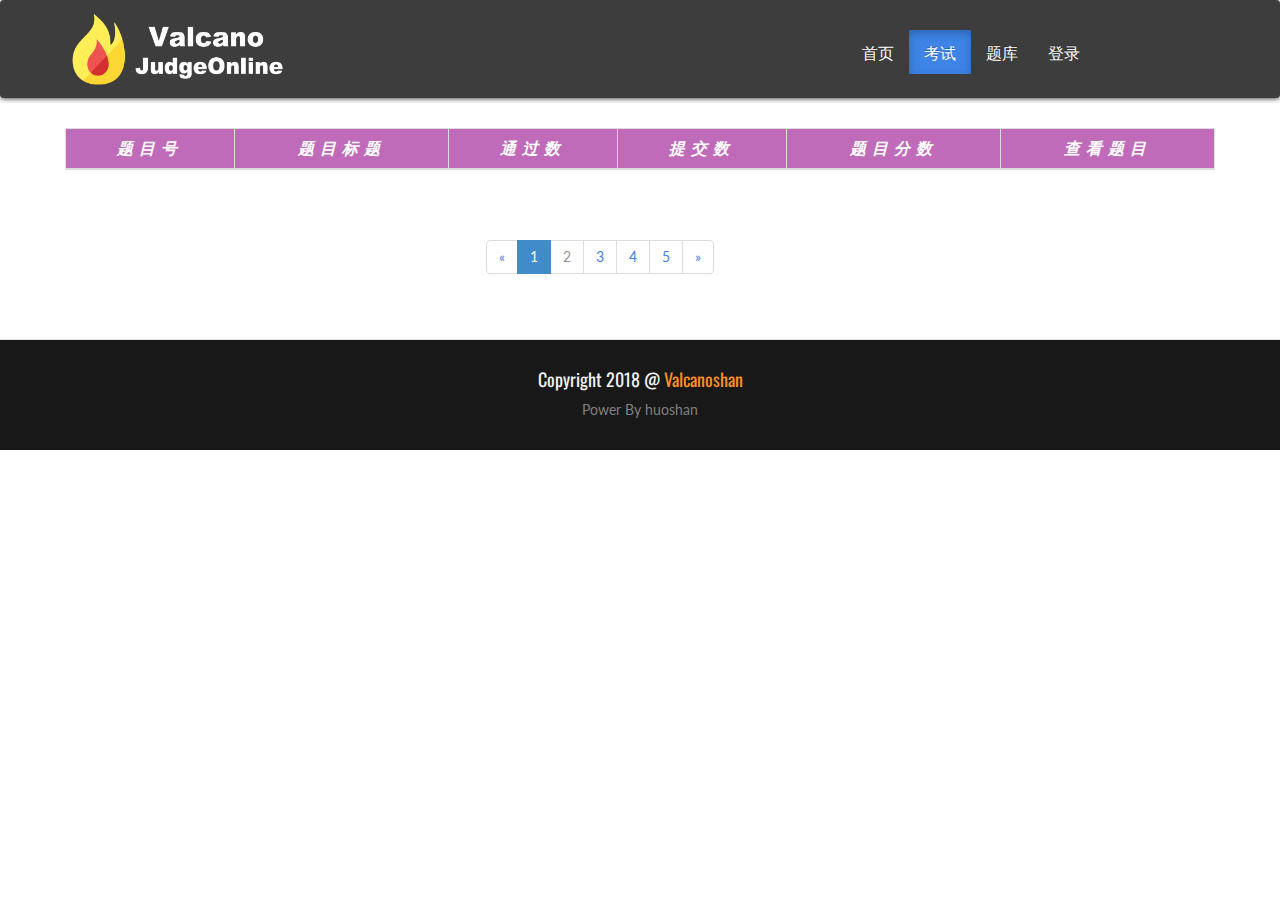
<file: src/main/resources/static/examList.html>
<!DOCTYPE html>
<html lang="en">
<head>
    <meta charset="utf-8">
    <meta name="viewport" content="width=device-width, initial-scale=1.0">
    <meta name="description" content="">
    <meta name="author" content="">
    <title>题目列表</title>
    <link rel="favicon" href="assets/images/favicon.png">
    <link rel="stylesheet" media="screen" href="https://fonts.googleapis.com/css?family=Open+Sans:300,400,700">
    <link rel="stylesheet" href="assets/css/bootstrap.min.css">
    <script src="http://cdn.static.runoob.com/libs/jquery/2.1.1/jquery.min.js"></script>
    <script src="bootstrap3/js/bootstrap.min.js"></script>
    <link rel="stylesheet" href="assets/css/font-awesome.min.css">
    <link rel="stylesheet" href="assets/css/bootstrap-theme.css" media="screen">
    <link rel="stylesheet" href="assets/css/style.css">
</head>
<body>
<!-- Fixed navbar -->
<div class="navbar navbar-inverse" style="background:#3d3d3d;z-index: 100">
    <div class="container">
        <div class="navbar-header">
            <!-- Button for smallest screens -->
            <button type="button" class="navbar-toggle" data-toggle="collapse" data-target=".navbar-collapse"><span
                    class="icon-bar"></span><span class="icon-bar"></span><span class="icon-bar"></span></button>
            <a class="navbar-brand" href="index.html">
                <img src="assets/images/logo3.png" style="margin: -5px auto;width:230px;height: 78px;"
                     alt="Techro HTML5 template"></a>
        </div>
        <div style="margin: 30px 100px -10px -100px" class="navbar-collapse collapse">
            <ul class="nav navbar-nav pull-right mainNav">
                <li><a href="index.html">首页</a></li>
                <li class="active">
                    <a href="examList.html">考试 </a>
                </li>
                <li>
                    <a href="topicList.html">题库</a>
                </li>
                <li><a href="login_register.html">登录</a></li>
            </ul>
        </div>
        <!--/.nav-collapse -->
    </div>
</div>


<!--题目列表-->
<div style="margin: 30px auto auto auto;width: 1150px" class="table-responsive">
    <table class="table table-hover table-bordered table-striped">
        <thead style="background-color: #c06bba;color: white;font-size: 16px;font-style: italic;letter-spacing: 6px;">
        <tr>
            <th>题目号</th>
            <th>题目标题</th>
            <th>通过数</th>
            <th>提交数</th>
            <th>题目分数</th>
            <th>查看题目</th>
        </tr>
        </thead>
        <tbody id="topicListBody">
        </tbody>
    </table>
</div>


<div class="diversion" style="margin: 50px auto auto 38%">
    <ul class="pagination">
        <li><a href="#">&laquo;</a></li>
        <li class="active"><a href="#">1</a></li>
        <li class="disabled"><a href="#">2</a></li>
        <li><a href="#">3</a></li>
        <li><a href="#">4</a></li>
        <li><a href="#">5</a></li>
        <li><a href="#">&raquo;</a></li>
    </ul>
</div>


<footer style="background-color: #181818" id="footer">
    <div class="container" style="width:100%;min-height:100%;position:relative;">
        <div class="row">
            <div class="footerbottom">
                <h4 style="text-align: center;color:#f2f2f2">Copyright 2018 @ <a style="color: #ff9022"
                                                                                 href="http://valcanoshan.cn">Valcanoshan</a>
                </h4>
                <p style="color: gray;text-align: center">Power By huoshan</p>
            </div>
        </div>
    </div>
</footer>


</body>
<script>
    window.onload = function () {
        queryTopic();
    }

    //进入查看题目
    function examTopic(id) {
        window.location.href = "examTopic.html?" + id;
    }

    //ajax查询数据库更新列表
    function queryTopic() {
        var tbody = $("#topicListBody");
        tbody.empty();
        var d = {};
        $.ajax({
            url: "/queryPublishTopic",
            data: {},
            type: "POST",
            contentType: "application/json;charset=utf-8",
            success: function (response) {
                for (i = 0; i < response.length; i++) {
                    var id = response[i].topic_id;
                    var str = "";
                    var state;
                    var color;
                    var flag = response[i].publish_state;
                    var title = response[i].topic_title;
                    if (response[i].topic_title == null) {
                        title = "还没编辑题目哟~";
                    }
                    if (flag == false) {
                        state = "发布";
                        color = "#05a339";
                    } else {
                        state = "撤下";
                        color = "#d34230";
                    }
                    var deliver = "deliverTopic(" + '"' + i + '","' + flag + '"' + ")";
                    str += "<tr>" +
                        "<td>" + response[i].topic_id + "</td>" +
                        "<td><a href='examTopic.html?" + id + "'>" + title + "</a></td>" +
                        "<td>" + response[i].accepted + "</td>" +
                        "<td>" + response[i].total_submit + "</td>" +
                        "<td>" + response[i].topic_score + "</td>" +
                        "<td><button onclick='examTopic(" + id + ")' style='color: white;background-color: #99669d' class='btn'>查看</button>" + "</td>" +
                        "</tr>";
                    tbody.append(str);
                }
            }, error: function (response) {
                alert("emm....列表数据还在路上`o&o`");
            }
        });
    }
</script>
</html>
</file>
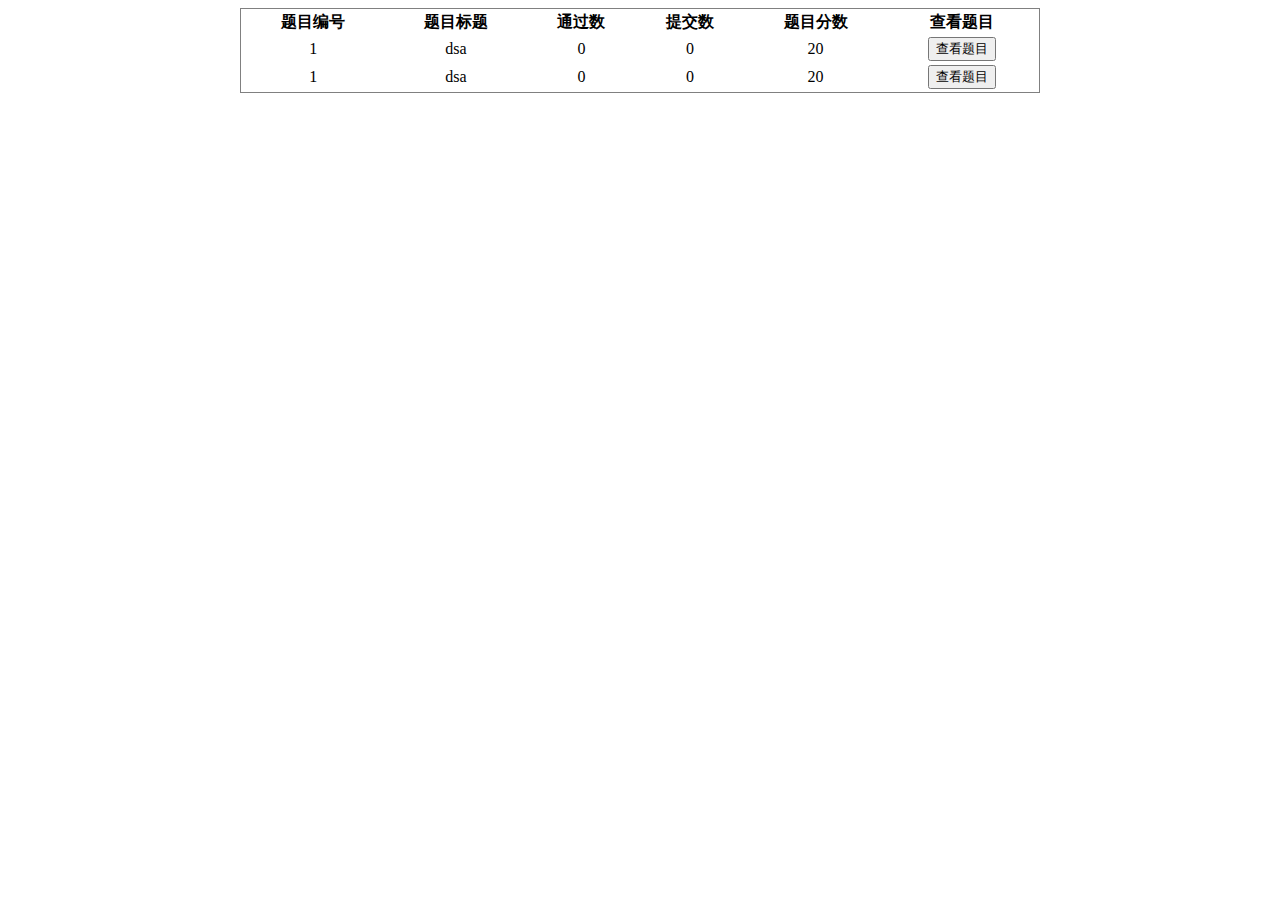
<file: src/main/resources/static/list.html>
<!DOCTYPE html>
<html lang="en">
<head>
    <meta charset="UTF-8">
    <title>题目列表</title>
</head>
<style>
    .tb,tr{
        width: 800px;
        text-align: center;
        margin: 0 auto;
        border-style: solid;
        border-width: 1px;
    }
</style>
<body>
    <div class="list">
        <table class="tb">
            <th>题目编号</th>
            <th>题目标题</th>
            <th>通过数</th>
            <th>提交数</th>
            <th>题目分数</th>
            <th>查看题目</th>
            <tr>
                <td>1</td>
                <td>dsa</td>
                <td>0</td>
                <td>0</td>
                <td>20</td>
                <td><button id="btn">查看题目</button></td>
            </tr>
            <tr>
                <td>1</td>
                <td>dsa</td>
                <td>0</td>
                <td>0</td>
                <td>20</td>
                <td><button id="btn">查看题目</button></td>
            </tr>
        </table>

    </div>
</body>

</html>
</file>
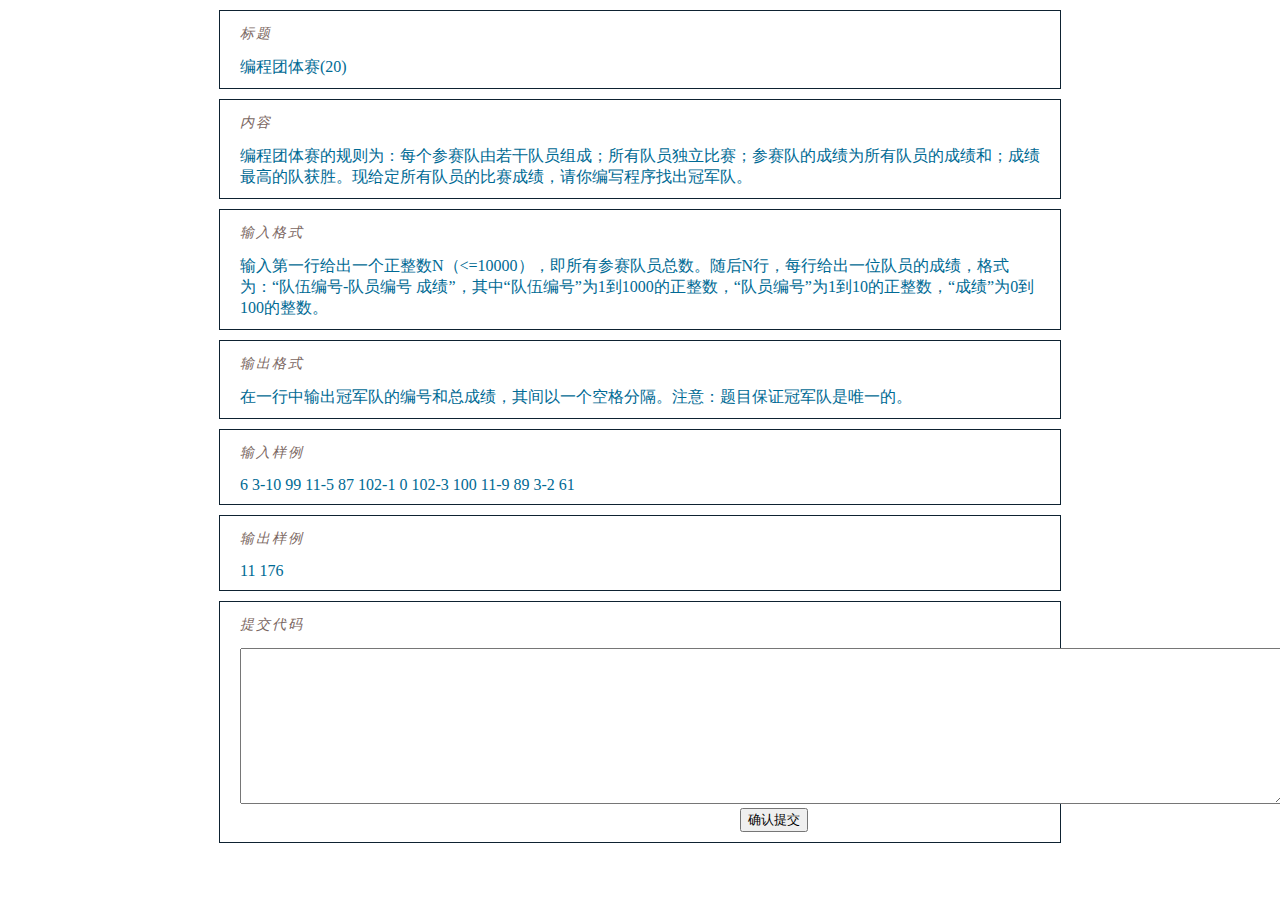
<file: src/main/resources/static/topic.html>
<!DOCTYPE html>
<html lang="en">
<head>
    <meta charset="UTF-8">
    <title>题目</title>
</head>
<style>
    .title, .content, .inputFormat, .outFormat, .inputSample, .outSample, .submit {
        width: 800px;
        padding: 0px 20px 10px 20px;
        border-style: solid;
        border-color: #0e2231;
        border-width: 1px;
        margin: 10px auto;
        color: #006A94;
    }
    p {

        font-size: 14px;
        color: #7b6762;
        font-style: italic;
        letter-spacing: 2px;
    }

    #submitCodeBtn {
        margin-left: 500px;
    }

</style>
<body>

<!--题目标题-->
<div class="title">
    <p>标题</p>
    <div id="titleArea">
        编程团体赛(20)
    </div>
</div>

<!--内容-->
<div class="content">
    <p>内容</p>
    <div id="contentArea">
        编程团体赛的规则为：每个参赛队由若干队员组成；所有队员独立比赛；参赛队的成绩为所有队员的成绩和；成绩最高的队获胜。现给定所有队员的比赛成绩，请你编写程序找出冠军队。
    </div>
</div>

<!--输入格式-->
<div class="inputFormat">
    <p>输入格式</p>
    <div id="inputFormatArea">
        输入第一行给出一个正整数N（<=10000），即所有参赛队员总数。随后N行，每行给出一位队员的成绩，格式为：“队伍编号-队员编号 成绩”，其中“队伍编号”为1到1000的正整数，“队员编号”为1到10的正整数，“成绩”为0到100的整数。
    </div>
</div>

<!--输出格式-->
<div class="outFormat">
    <p>输出格式</p>
    <div id="outFormatArea">
        在一行中输出冠军队的编号和总成绩，其间以一个空格分隔。注意：题目保证冠军队是唯一的。
    </div>
</div>

<!--输入样例-->
<div class="inputSample">
    <p>输入样例</p>
    <div id="inputSampleArea">
        6
        3-10 99
        11-5 87
        102-1 0
        102-3 100
        11-9 89
        3-2 61
    </div>
</div>

<!--输出样例-->
<div class="outSample">
    <p>输出样例</p>
    <div id="outSampleArea">
        11 176
    </div>
</div>


<!--提交代码-->
<div class="submit">
    <p>提交代码</p>
    <div id="submitArea">
        <textarea name="code" id="code" cols="128" rows="10"></textarea>
    </div>
    <button id="submitCodeBtn">
        确认提交
    </button>
</div>
</body>
</html>
</file>
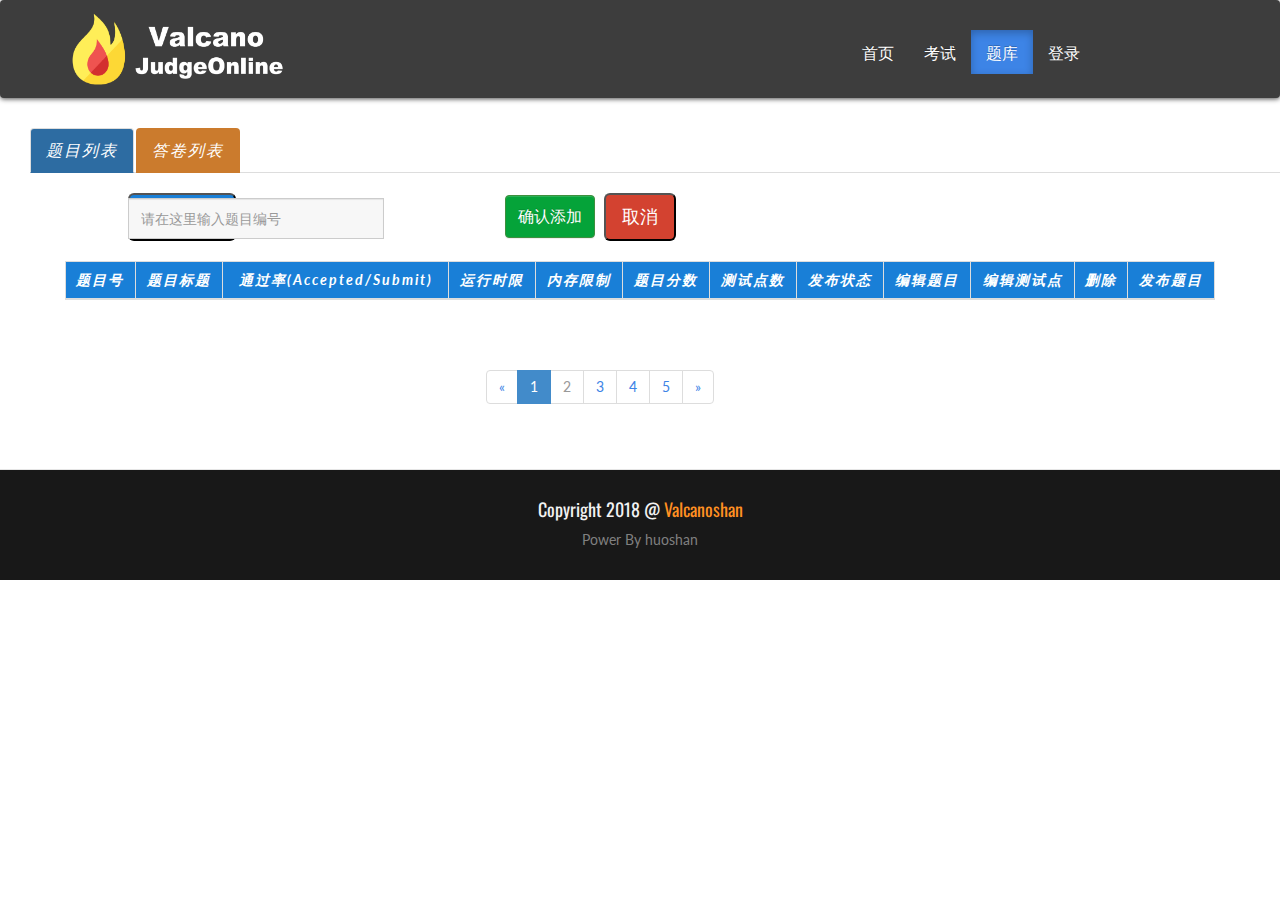
<file: src/main/resources/static/topicList.html>
<!DOCTYPE html>
<html lang="en">
<head>
    <meta charset="utf-8">
    <meta name="viewport" content="width=device-width, initial-scale=1.0">
    <meta name="description" content="">
    <meta name="author" content="">
    <title>TopicList</title>
    <link rel="favicon" href="assets/images/favicon.png">
    <link rel="stylesheet" media="screen" href="https://fonts.googleapis.com/css?family=Open+Sans:300,400,700">
    <link rel="stylesheet" href="assets/css/bootstrap.min.css">
    <script src="http://cdn.static.runoob.com/libs/jquery/2.1.1/jquery.min.js"></script>
    <script src="bootstrap3/js/bootstrap.min.js"></script>
    <link rel="stylesheet" href="assets/css/font-awesome.min.css">
    <link rel="stylesheet" href="assets/css/bootstrap-theme.css" media="screen">
    <link rel="stylesheet" href="assets/css/style.css">
    <link rel="stylesheet" href="js/selectivity-jquery.css">
    <script src="js/selectivity-jquery.js"></script>

</head>


<style type="text/css">

    #myTab {
        margin: 30px auto auto 30px;
    }

</style>
<body>
<!-- Fixed navbar -->
<div class="navbar navbar-inverse" style="background:#3d3d3d;z-index: 100">
    <div class="container">
        <div class="navbar-header">
            <!-- Button for smallest screens -->
            <button type="button" class="navbar-toggle" data-toggle="collapse" data-target=".navbar-collapse"><span
                    class="icon-bar"></span><span class="icon-bar"></span><span class="icon-bar"></span></button>
            <a class="navbar-brand" href="index.html">
                <img src="assets/images/logo3.png" style="margin: -5px auto;width:230px;height: 78px;"
                     alt="Techro HTML5 template"></a>
        </div>
        <div style="margin: 30px 100px -10px -100px" class="navbar-collapse collapse">
            <ul class="nav navbar-nav pull-right mainNav">
                <li><a href="index.html">首页</a></li>
                <li>
                    <a href="examList.html">考试 </a>
                </li>
                <li class="active">
                    <a href="topicList.html">题库</a>
                </li>
                <li><a href="login_register.html">登录</a></li>
            </ul>
        </div>
        <!--/.nav-collapse -->
    </div>
</div>

<ul id="myTab" class="nav nav-tabs">
    <li class="active">
        <a style="font-style: italic;letter-spacing:2px;font-size:16px;background-color: #2d6ca2;color: white"
           href="#home" data-toggle="tab">
            题目列表
        </a>
    </li>
    <!--<li><a style="font-style: italic;letter-spacing:2px;font-size:16px;background-color: #ac46b5;color: white"-->
           <!--href="#paper" data-toggle="tab">-->
        <!--试卷列表-->
    <!--</a></li>-->

    <li><a style="font-style: italic;letter-spacing:2px;font-size:16px;background-color: #cb7b2d;color: white"
           href="#ios" data-toggle="tab">
        答卷列表
    </a></li>

</ul>


<div id="myTabContent" class="tab-content">
    <div class="tab-pane fade in active" id="home">

        <!--新建题目按钮-->
        <div style="margin: 20px auto -10px 10%" class="createNewTopic">
            <button style="background-color: #197fd7;color: white" onclick="createTopic()"
                    id="createNewTopicButton"
                    class="btn-lg">新建题目
            </button>
            <!--<button type="button" style="margin-left: 265px;background-color: #05a339;color: white" onclick="createTopic()"-->
            <!--id="ensureButton"-->
            <!--class="btn-lg">确认添加-->
            <!--</button>-->

            <button id="ensureButton" onclick="ensureCreate()"
                    style="font-size: 16px;margin-top: -6px;margin-left: 265px;background-color: #05a339;width:90px;height:43px;color: white "
                    type="button" class="btn btn-success popover-toggle"
                    title="添加失败" data-container="body"
                    data-toggle="popover" data-placement="bottom"
                    data-content="输入非法 或 此题目编号已存在">
                确认添加
            </button>


            <button style="margin-left: 5px;background-color: #d34230;color: white" onclick="cancelCreate()"
                    id="cancelButton"
                    class="btn-lg">取消
            </button>

            <input id="newTopicId" style="position:absolute;margin:-43px auto auto 0px;width: 20%"
                   type="text"
                   class="form-control" required placeholder="请在这里输入题目编号">

        </div>

        <!--题目列表-->
        <div style="margin: 30px auto auto auto;width: 1150px" class="table-responsive" id="topic">
            <table class="table table-hover table-bordered table-striped">
                <thead style="background-color: #197fd7;color: white;font-size: 14px;font-style: italic;letter-spacing: 2px;">
                <tr>
                    <th>题目号</th>
                    <th>题目标题</th>
                    <th>通过率(Accepted/Submit)</th>
                    <th>运行时限</th>
                    <th>内存限制</th>
                    <th>题目分数</th>
                    <th>测试点数</th>
                    <th>发布状态</th>
                    <th>编辑题目</th>
                    <th>编辑测试点</th>
                    <th>删除</th>
                    <th>发布题目</th>
                </tr>
                </thead>
                <tbody id="topicListBody">
                </tbody>
            </table>
        </div>
    </div>

    <!--<div class="tab-pane fade" id="paper">-->

        <!--&lt;!&ndash;试卷列表&ndash;&gt;-->
        <!--<div style="margin: 30px auto auto auto;width: 1150px" class="table-responsive" id="topic">-->
            <!--<button style="background-color: #c06bba;color: white;margin: 0 auto 20px 70px"-->
                    <!--class="btn btn-primary btn-lg"-->
                    <!--data-toggle="modal" data-target="#myModal">-->
                <!--新建试卷-->
            <!--</button>-->
            <!--&lt;!&ndash; 模态框（Modal） &ndash;&gt;-->
            <!--<div class="modal fade" id="myModal" tabindex="-1" role="dialog" aria-labelledby="myModalLabel"-->
                 <!--aria-hidden="true">-->
                <!--<div class="modal-dialog">-->
                    <!--<div class="modal-content">-->
                        <!--<div class="modal-header">-->
                            <!--<button type="button" class="close" data-dismiss="modal" aria-hidden="true">-->
                                <!--&times;-->
                            <!--</button>-->
                            <!--<h4 class="modal-title" id="myModalLabel">-->
                                <!--模态框（Modal）标题-->
                            <!--</h4>-->
                        <!--</div>-->
                        <!--<div class="modal-body">-->
                            <!--<div style="width: 100%; height: 60px;">-->

                                <!--<h4 style="float: left; width: 11%; margin-left: 10px;">第一题</h4>-->
                                <!--<div id="selectquestion1"-->
                                     <!--style="float: left; width: 36%; margin-bottom: 10px;"></div>-->
                                <!--<h4 style="float: left; width: 11%; margin-left: 10px;">第二题</h4>-->
                                <!--<div id="selectquestion2"-->
                                     <!--style="float: left; width: 36%; margin-bottom: 10px;"></div>-->
                            <!--</div>-->

                            <!--<div style="width: 100%; height: 60px;">-->
                                <!--<h4 style="float: left; width: 11%; margin-left: 10px;">第三题</h4>-->
                                <!--<div id="selectquestion3"-->
                                     <!--style="float: left; width: 36%; margin-bottom: 10px;"></div>-->
                                <!--<h4 style="float: left; width: 11%; margin-left: 10px;">第四题</h4>-->
                                <!--<div id="selectquestion4"-->
                                     <!--style="float: left; width: 36%; margin-bottom: 10px;"></div>-->
                            <!--</div>-->
                        <!--</div>-->
                        <!--<div class="modal-footer">-->
                            <!--<button style="background-color: #cc0000;color:#fff;" type="button" class="btn btn-primary"-->
                                    <!--data-dismiss="modal">关闭-->
                            <!--</button>-->
                            <!--<button style="background-color: #0E9A00;color: white" type="button"-->
                                    <!--class="btn btn-primary">-->
                                <!--提交更改-->
                            <!--</button>-->
                        <!--</div>-->
                    <!--</div>&lt;!&ndash; /.modal-content &ndash;&gt;-->
                <!--</div>&lt;!&ndash; /.modal &ndash;&gt;-->
            <!--</div>-->

            <!--<table class="table table-hover table-bordered table-striped">-->
                <!--<thead style="background-color: #ac46b5;color: white;font-size: 16px;font-style: italic;letter-spacing: 4px;">-->
                <!--<tr>-->
                    <!--<th>试卷编号</th>-->
                    <!--<th>题号</th>-->
                    <!--<th>题目名称</th>-->
                    <!--<th>通过数</th>-->
                    <!--<th>提交次数</th>-->
                    <!--<th>查看</th>-->
                <!--</tr>-->
                <!--</thead>-->
                <!--<tbody id="topicPaperListBody">-->
                <!--<td>-->
                    <!--<tr>0</tr>-->
                    <!--<tr>1</tr>-->
                    <!--<tr>1</tr>-->
                    <!--<tr>1</tr>-->
                    <!--<tr>1</tr>-->
                    <!--<tr>11</tr>-->
                <!--</td>-->
                <!--<td>-->
                    <!--<tr>0</tr>-->
                    <!--<tr>1</tr>-->
                    <!--<tr>1</tr>-->
                    <!--<tr>1</tr>-->
                    <!--<tr>1</tr>-->
                    <!--<tr>11</tr>-->
                <!--</td>-->
                <!--</tbody>-->


            <!--</table>-->
        <!--</div>-->
    <!--</div>-->


    <div class="tab-pane fade" id="ios">
        <!--题目列表-->
        <div style="margin: 30px auto auto auto;width: 1150px" class="table-responsive" id="topic">
            <table class="table table-hover table-bordered table-striped">
                <thead style="background-color: #d78259;color: white;font-size: 16px;font-style: italic;letter-spacing: 4px;">
                <tr>
                    <th>试卷编号</th>
                    <th>题号</th>
                    <th>学号</th>
                    <th>提交次数</th>
                    <th>题目得分</th>
                    <th>查看</th>
                </tr>
                </thead>
                <tbody id="paperListBody">

                </tbody>
            </table>
        </div>
    </div>
</div>


<div class="diversion" style="margin: 50px auto auto 38%">
    <ul class="pagination">
        <li><a href="#">&laquo;</a></li>
        <li class="active"><a href="#">1</a></li>
        <li class="disabled"><a href="#">2</a></li>
        <li><a href="#">3</a></li>
        <li><a href="#">4</a></li>
        <li><a href="#">5</a></li>
        <li><a href="#">&raquo;</a></li>
    </ul>
</div>


<footer style="background-color: #181818" id="footer">
    <div class="container" style="width:100%;min-height:100%;position:relative;">
        <div class="row">
            <div class="footerbottom">
                <h4 style="text-align: center;color:#f2f2f2">Copyright 2018 @ <a style="color: #ff9022"
                                                                                 href="http://valcanoshan.cn">Valcanoshan</a>
                </h4>
                <p style="color: gray;text-align: center">Power By huoshan</p>
            </div>
        </div>
    </div>
</footer>

<script>

    window.onload = function () {
        //查询题目
        queryTopic();
        //查询试卷
        queryPaper();

        $("#ensureButton").hide();
        $("#cancelButton").hide();
        $("#newTopicId").hide();


    }
    // var answerColor = "";
    // //查询得分
    // function queryScore() {
    //
    // }
    //查询试卷
    function queryPaper() {
        var tbody = $("#paperListBody");
        tbody.empty();
        var d = {};
        $.ajax({
            url: "/queryTopicAnswer",
            data: d,
            type: "POST",
            contentType: "application/json;charset=utf-8",
            success: function (response) {
                for (i = 0; i < response.length; i++) {
                    var str = "";
                    str += "<tr>" +
                        "<td>" + response[i].paper_id + "</td>" +
                        "<td>" + response[i].topic_id + "</td>" +
                        "<td>" + response[i].stu_no + "</td>" +
                        "<td>" + response[i].submit_num + "</td>" +
                        "<td>" + response[i].topic_socre + "</td>" +
                        "<td><button onclick='stuAnswer(" + (i + 1) + ")' style='color: white;background-color: #d98756' class='btn' >查看</button>" + "</td > " +
                        "</tr>";
                    tbody.append(str);

                }
            }, error: function (response) {
                alert("emm....列表数据还在路上`o&o`");
            }
        });
    }

    //查看学生考卷
    function stuAnswer(id) {
        window.location.href = "stuPaper.html?" + id;
    }

    //添加题目
    function createTopic() {
        $("#createNewTopicButton").fadeOut();
        $("#ensureButton").fadeIn();
        $("#cancelButton").fadeIn();
        $("#newTopicId").fadeIn();
    }

    //确认创建
    function ensureCreate() {
        var d = {};
        var id = $("#newTopicId").val();
        var reg = /^[0-9]+.?[0-9]*$/;
        if (!reg.test(id)) {
            $('.popover-toggle').popover('toggle');
        } else {
            d.id = id;
            $.ajax({
                url: "/createTopic",
                data: JSON.stringify(d),
                type: "POST",
                contentType: "application/json;charset=utf-8",
                success: function (response) {
                    if (response.flag) {
                        var msg = "添加题目成功~ \n继续编辑? 取消?";
                        if (confirm(msg) == true) {
                            $(location).attr('href', '/createTopic.html?' + id);
                        } else {

                            queryTopic();
                            return false;
                        }
                    } else {
                        $('.popover-toggle').popover('toggle');
                    }
                }, error: function (response) {
                    alert("emmmmmm....数据库还没准备好");
                }
            });
            $("#newTopicId").val('');
        }

    }

    //取消创建
    function cancelCreate() {
        $("#ensureButton").fadeOut();
        $("#cancelButton").fadeOut();
        $("#newTopicId").fadeOut();
        $("#createNewTopicButton").fadeIn();
    }

    //    删除题目
    function deleteTopic(id) {
        var msg = "确定要删除此题目吗？\n\n确认或取消！";
        if (confirm(msg) == true) {
            var d = {};
            d.topicId = id;
            $.ajax({
                url: "/deleteTopicById",
                data: JSON.stringify(d),
                //type、contentType必填,指明传参方式
                type: "POST",
                contentType: "application/json;charset=utf-8",
                success: function (response) {
                    queryTopic();
                    // alert("删除 -> " + id + " 成功 `^ç^`");
                }, error: function (response) {
                    alert("emm....");
                }
            });
            return true;
        } else {
            return false;
        }

    }

    //    编辑题目
    function editTopic(id) {
        window.location.href = "createTopic.html?" + id;
    }

    //编辑测试点
    function editPoint(id) {
        window.location.href = "createTestPoint.html?" + id;
    }

    //查询是否符合发布要求
    function queryState(id) {
        // alert(id);
        var d = {};
        var flag = 0;
        d.topicId = id;
        $.ajax({
            url: "/queryState",
            data: JSON.stringify(d),
            type: "POST",
            async: false,
            contentType: "application/json;charset=utf-8",
            success: function (response) {

                if (response.success == true) {
                    flag = 1;
                } else {
                    alert(response.message);
                    flag = 2;
                }
            }, error: function (response) {
                alert("emm....");
            }
        });
        return flag;
    }

    //管理发布状态
    function deliverTopic(id, flag) {
        id++;
        var msg;
        var stateFlag;
        if (flag == "true") {
            msg = "确定要将此题目下架？？\n\n确认或取消！";
            flag = "false";
            stateFlag = 1;
        }
        else {
            msg = "确定要发布此题目？？\n\n确认或取消！";
            stateFlag = queryState(id);
            flag = "true";
        }
        if (stateFlag == 1) {
            if (confirm(msg) == true) {
                var d = {};
                d.state = flag;
                d.topicId = id;
                $.ajax({
                    url: "/editState",
                    data: JSON.stringify(d),
                    type: "POST",
                    contentType: "application/json;charset=utf-8",
                    success: function (response) {
                        // alert("题目发布成功(￣▽￣)~*");
                        queryTopic();
                    }, error: function (response) {
                        alert("emm....");
                    }
                });
                return true;
            } else {
                return false;
            }
        }

    }

    function removeHTML(str) {
        var reTag = /<(?:.|\s)*?>/g;
        return str.replace(reTag, "");
    }

    //ajax查询数据库更新列表
    function queryTopic() {
        var tbody = $("#topicListBody");
        tbody.empty();
        var d = {};
        $.ajax({
            url: "/queryAllTopic",
            data: {},
            type: "POST",
            contentType: "application/json;charset=utf-8",
            success: function (response) {
                var l = [];
                for (i = 0; i < response.length; i++) {
                    var id = response[i].topic_id;
                    var str = "";
                    var state;
                    var color;
                    var flag = response[i].publish_state;
                    var title = response[i].topic_title;
                    if (response[i].topic_title == null) {
                        title = "还没编辑题目哟~";
                    }
                    if (flag == false) {
                        state = "发布";
                        color = "#05a339";
                    } else {
                        state = "撤下";
                        color = "#d34230";
                    }
                    var disabled = '';
                    if (response[i].publish_state) {
                        disabled = "disabled=''";
                    }
                    var deliver = "deliverTopic(" + '"' + i + '","' + flag + '"' + ")";
                    str += "<tr>" +
                        "<td>" + response[i].topic_id + "</td>" +
                        "<td>" + title + "</td>" +
                        "<td>" + response[i].accepted + " / " + response[i].total_submit + "</td>" +
                        "<td>" + response[i].time_limit + "（ms）</td>" +
                        "<td>" + response[i].memory_limit + "（KB）</td>" +
                        "<td>" + response[i].topic_score + "</td>" +
                        "<td>" + response[i].point_num + "</td>" +
                        "<td>" + response[i].publish_state + "</td>" +
                        "<td><button onclick='editTopic(" + id + ")' style='color: white;background-color: #0287d7' class='btn' " + disabled + ">编辑</button>" + "</td>" +
                        "<td><button onclick='editPoint(" + id + ")' style='color: white;background-color: #d775c0' class='btn'" + disabled + ">编辑</button>" + "</td>" +
                        "<td><button onclick='deleteTopic(" + id + ")' style='color: white;background-color: #d36d16' class='btn'>删除</button>" + "</td>" +
                        "<td><button onclick='" + deliver + "' style='color: white;background-color: " + color + "' class='btn'>" + state + "</button>" + "</td>"
                    "</tr>";
                    tbody.append(str);
                    l.push(response[i].topic_id + "." + removeHTML(response[i].topic_title));
                }

                // for (var i = 1; i <= 4; i++) {
                //     $("#selectquestion" + i).selectivity({
                //         allowClear: true,
                //         // multiple:true,
                //         items: l,
                //         placeholder: '请选择'
                //     });
                // }
            }, error: function (response) {
                alert("emm....列表数据还在路上`o&o`");
            }
        });
    }


</script>

</body>
</html>
</file>
<file: src/main/resources/static/assets/css/style.css>
/*
Author: WebThemez.com
Website: http://webthemez.com
Note: Please do not remove the footer backlink (webthemez.com)--(if you want to remove contact: webthemez@gmail.com)
Licence: Creative Commons Attribution 3.0** - http://creativecommons.org/licenses/by/3.0/
*/
@import url(http://fonts.googleapis.com/css?family=Oswald:400,700);
@import url(http://fonts.googleapis.com/css?family=Lato:400,700);

body {
    font-family: 'Lato', sans-serif;
    font-weight: normal;
    color: #6E6E6E;
}

/*General*/
h1, h2, h3, h4, h5, h6 {
    font-weight: normal;
    font-family: 'Oswald', sans-serif;
}

h1, .h1, h2, .h2, h3, .h3 {
    margin-top: 30px;
}

h2 {
    margin: 30px 0;
}


a {
    color: #3d84e6;
}

a:hover, a:focus {
    color: #3d84e6;
    text-decoration: underline;
}

.navbar-toggle {
    background-color: rgba(0, 0, 0, 0.89);
}

.navbar-nav > li > a {
    padding-top: 12px;
    padding-bottom: 12px;
    font-family: 'Oswald', sans-serif;
    font-weight: 400 !important;
}

blockquote {
    font-style: italic;
    font-family: Georgia;
    color: #999;
    margin: 0px 0 0px;
    padding: 0px 20px;
}

label {
    color: #777;
}

.btn-inline {
    color: #9C9C9C;
    font-size: 15px;
}

.form-control {
    display: block;
    width: 100%;
    height: 41px;
    padding: 6px 12px;
    font-size: 14px;
    line-height: 2.428571;
    color: #555;
    background-color: #F7F7F7;
    background-image: none;
    border: 1px solid #ccc;
    border-radius: 0px;
}

.navbar-inverse .navbar-brand img {
    width: 171px;
}

.section-title {
    margin-bottom: 20px;
}

/* Header */
#head {
    /*background: #181015 url( ../images/bg_header.jpg) no-repeat;*/
    background-size: cover;
    height: 600px;
    text-align: center;
    color: white;
    font-weight: 300;
    position: relative;
    background-position-x: center;
}

#head.secondary {
    height: 100px;
    min-height: 100px;
    padding-top: 0px;
}

#head .lead {
    font-size: 44px;
    margin-bottom: 6px;
    color: white;
    line-height: 1.15em;
}

#head .tagline {
    color: rgba(255, 255, 255, 0.75);
    margin-bottom: 25px;
}

#head .tagline a {
    color: #fff;
}

#head .btn {
    margin-bottom: 10px;
}

#head .btn-default {
    text-shadow: none;
    background: transparent;
    color: rgba(255, 255, 255, .5);
    -webkit-box-shadow: inset 0px 0px 0px 3px rgba(255, 255, 255, .5);
    -moz-box-shadow: inset 0px 0px 0px 3px rgba(255, 255, 255, .5);
    box-shadow: inset 0px 0px 0px 3px rgba(255, 255, 255, .5);
    background: transparent;
}

#head .btn-default:hover, #head .btn-default:focus {
    color: rgba(255, 255, 255, .8);
    -webkit-box-shadow: inset 0px 0px 0px 3px rgba(255, 255, 255, .8);
    -moz-box-shadow: inset 0px 0px 0px 3px rgba(255, 255, 255, .8);
    box-shadow: inset 0px 0px 0px 3px rgba(255, 255, 255, .8);
    background: transparent;
}

#head .btn-default:active, #head .btn-default.active {
    color: #fff;
    -webkit-box-shadow: inset 0px 0px 0px 3px #fff;
    -moz-box-shadow: inset 0px 0px 0px 3px #fff;
    box-shadow: inset 0px 0px 0px 3px #fff;
    background: transparent;
}

.fluid_container {
    bottom: 0;
    height: 100%;
    left: 0;
    right: 0;
    top: 0;
    z-index: 0;
}

#camera_wrap_4 {
    bottom: 0;
    height: 100%;
    left: 0;
    margin-bottom: 0 !important;
    position: absolute;
    right: 0;
    top: 0;
}

.camera_bar {
    z-index: 2;
}

.camera_thumbs {
    margin-top: -100px;
    position: relative;
    z-index: 1;
}

.camera_thumbs_cont {
    border-radius: 0;
    -moz-border-radius: 0;
    -webkit-border-radius: 0;
}

.camera_overlayer {
    opacity: .1;
}

.panel {
    margin-bottom: 0px;
    background-color: transparent;
    border: 1px solid transparent;
    border-radius: 0px;
    -webkit-box-shadow: none;
    box-shadow: none;
}

.panel-body {
    padding: 0px;
}

.btn-action, .btn-primary {
    color: #FFEFD7;
    background-image: -webkit-linear-gradient(top, #0ecfec 0%, #09bed9 100%);
    background-image: linear-gradient(to bottom, #0ecfec 0%, #09bed9 100%);
    filter: progid:DXImageTransform.Microsoft.gradient(startColorstr='#0ecfec22', endColorstr='#09bed900', GradientType=0);
    filter: progid:DXImageTransform.Microsoft.gradient(enabled=false);
    background-repeat: repeat-x;
    border: 0 none;
}

.btn-action:hover, .btn-primary:hover {
    background: #04a0b7;
}

.btn:hover, .btn:active {
    color: #c0c0c0;
}

ul, .list.custom-list ul {
    margin: 0 0 11px;
    list-style-type: none;
    padding-left: 10px;
}

.list.custom-list ul li {
    margin: 0;
    padding: 4px 0 5px 0px;
    border-top: 1px dashed #f2f2f2;
    position: relative;
    /*background: url(../images/arrow.png) no-repeat 0 11px;*/
}

.list.custom-list ul li a {
    font: 14px/1.2em 'Roboto', sans-serif;
    color: #878787;
    text-transform: none;
    display: inline;
    position: relative;
}

.thumbnail {
    position: relative;
    margin: 0;
    border-radius: 0;
    box-shadow: none;
    border: none;
    padding: 0;
    background: none;
    padding: 4px;
}

.thumbnail time {
    background: #3d84e6;
    padding: 5px 0;
    display: block;
    text-indent: 12px;
    color: #fff;
}

.thumbnail .caption {
    padding: 9px 0 0;
    color: #606577;
}

.thumbnail .caption:hover {
}

.thumbnail .caption a {
    font: 20px;
}

.slideUp {
    top: -100px;
}

.navbar-inverse {
    background: #fff;
    margin: 0 auto;
}

.navbar-inverse {
    border: none;
    width: 100%;
    -moz-box-shadow: 0px 1px 5px #4D4D4D;
    -webkit-box-shadow: 0px 1px 5px #4D4D4D;
    box-shadow: 0px 1px 5px #4D4D4D;
}

.navbar-inverse .navbar-nav > li > a, .navbar-inverse .navbar-nav > .open ul > a {
    color: #ffffff;
    font-size: 16px;
    text-transform: uppercase;
}

.navbar-inverse .navbar-nav > li > a:hover, .navbar-inverse .navbar-nav > li > a:focus,
.navbar-inverse .navbar-nav > .open > a:hover, .navbar-inverse .navbar-nav > .open > a:focus,
.navbar-inverse .navbar-nav > .active > a {
    background: #3d84e6;
    color: #fff !important;
    border-radius: 0px;
}

.navbar-inverse .navbar-nav > li > a, .navbar-inverse .navbar-nav > .open ul > a {
    text-align: left;
}

.navbar-inverse .navbar-nav > .active > a, .navbar-inverse .navbar-nav > .active > a:hover {
    color: #fff !important;
    border-radius: 0px;
    background: #3d84e6;
}

.heading-text {
    position: absolute;
    z-index: 999;
    text-align: center;
    width: 100%;
    left: 0px;
    right: 0px;
    top: 30%;
}

.heading-text h1 {
    font-size: 45px;
}

.heading-text p {
    font-size: 27px;
}

/* Highlights*/
.highlight {
    margin-top: 40px;
}

.h-caption {
    text-align: center;
}

.h-caption i {
    display: block;
    font-size: 54px;
    color: #3d84e6;
    margin-bottom: 36px;
}

.h-caption h4 {
    color: #382526;
    font-size: 16px;
    font-weight: bold;
    margin-bottom: 20px;
}

div.hbox {
    background: #fff;
    padding: 10px 15px;
}

.h-body {
}

.jumbotron {
    background-color: #fdfdff;
}

.page-header {
    border-bottom: 1px solid #15c008;
}

.page-title {
    margin-top: 20px;
    font-weight: 300;
    color: #15c008;
}

.text-muted {
    color: #888;
}

.breadcrumb {
    background: none;
    padding: 0;
    margin: 30px 0 0px 0;
}

ul.list-spaces li {
    margin-bottom: 10px;
}

/* Helpers */
.container-full {
    margin: 0 auto;
    width: 100%;
}

.top-space {
    margin-top: 60px;
}

.top-margin {
    margin-top: 20px;
}

.circle {
    background: rgb(214, 214, 214);
    width: 95px;
    height: 95px;
    border-radius: 90px;
    line-height: 95px;
    margin: 0 auto 20px;
}

img {
    max-width: 100%;
}

img.pull-right {
    margin-left: 10px;
}

img.pull-left {
    margin-right: 10px;
}

#map {
    width: 100%;
    height: 280px;
}

#social {
    margin-top: 50px;
    margin-bottom: 50px;
}

#social .wrapper {
    width: 340px;
    margin: 0 auto;
}

.sidebar {
    padding-top: 36px;
    padding-bottom: 30px;
}

.sidebar .panel {
    margin-bottom: 20px;
}

.sidebar h1, .sidebar .h1, .sidebar h2, .sidebar .h2, .sidebar h3, .sidebar .h3 {
    margin-top: 20px;
}

.featured-box {
    padding: 20px;
    padding-left: 0px;
    margin-bottom: 20px;
}

.featured-box .text {
    padding-left: 0px;
}

.featured-box h3 {
    font-size: 18px;
    margin: 0 0 5px 0;
}

.featured-box i {
    position: absolute;
    display: inline-block;
    color: #A8A8A8;
    padding: 0px;
    border-radius: 50px;
    width: 24px;
    height: 24px;
    margin: 0px;
    width: 60px;
    height: 60px;
    text-align: center;
    line-height: 60px;
}

footer {
    border-top: 1px solid #e5e5e5;
    background: #D8D8D8;
    margin-top: 40px;
    padding-bottom: 20px;
    padding-top: 20px;
}

ul.menu {
    padding: 0px;
}

.menu li {
    padding: 5px 0px;
}

.menu li a {
    color: #717171;
}

.social {
    margin: 20px 0;
}

.social a {
    font-size: 32px;
    margin: 0 10px;
    color: #8c8c8c;
}

.social a:hover {
    color: #3d84e6;
}

/* Footer */
.footer1 {
    background: #fff;
    padding: 30px 0 0 0;
    font-size: 12px;
    color: #999;
}

.footer1 a {
    color: #ccc;
}

.footer1 a:hover {
    color: #fff;
}

.footer1 .panel {
    margin-bottom: 30px;
}

.footer1 .panel-title {
    font-size: 17px;
    font-weight: bold;
    color: #ccc;
    margin: 0 0 20px;
}

.footer1 .entry-meta {
    border-top: 1px solid #ccc;
    border-bottom: 1px solid #ccc;
    margin: 0 0 35px 0;
    padding: 2px 0;
    color: #888888;
    font-size: 12px;
    font-size: 0.75rem;
}

.footer1 .entry-meta a {
    color: #333333;
}

.footer1 .entry-meta .meta-in {
    border-top: 1px solid #ccc;
    border-bottom: 1px solid #ccc;
    padding: 10px 0;
}

.follow-me-icons {
    font-size: 30px;
}

.follow-me-icons i {
    float: left;
    margin: 0 10px 0 0;
    color: #3d84e6;
}

.footer2 {
    background: #000;
    padding: 15px 0;
    color: #aaa;
    font-size: 12px;
}

.footer2 a {
    color: #aaa;
}

.footer2 a:hover {
    color: #fff;
}

.footer2 p {
    margin: 0;
}

.panel-simplenav {
    margin-left: -5px;
}

.panel-simplenav a {
    margin: 0 5px;
}

#services .fa {
    color: #3d84e6;
}

/* carousel */
#quote-carousel {
    padding: 0 10px 30px 10px;
    margin-top: 30px 0px 0px;
}

/* Control buttons  */
#quote-carousel .carousel-control {
    background: none;
    color: #222;
    font-size: 2.3em;
    text-shadow: none;
    margin-top: 30px;
}

/* Previous button  */
#quote-carousel .carousel-control.left {
    left: -12px;
}

/* Next button  */
#quote-carousel .carousel-control.right {
    right: -12px !important;
}

/* Changes the position of the indicators */
#quote-carousel .carousel-indicators {
    right: 50%;
    top: auto;
    bottom: 0px;
    margin-right: -19px;
}

/* Changes the color of the indicators */
#quote-carousel .carousel-indicators li {
    background: #c0c0c0;
}

#quote-carousel .carousel-indicators .active {
    background: #333333;
}

#quote-carousel img {
    width: 250px;
    height: 100px;
}

/* End carousel */

.item blockquote {
    border-left: none;
    margin: 0;
}

.item blockquote img {
    margin-bottom: 10px;
}

.item blockquote p:before {
    content: "\f10d";
    font-family: 'Fontawesome';
    float: left;
    margin-right: 10px;
}

.contact ul {
    padding: 0px;
}

.contact ul li {
    margin-bottom: 10px;
    list-style: none;
}

footer ul li {
    list-style: none;
}

#map-canvas {
    height: 100%;
    margin: 0px;
    padding: 0px;
}

/* ------- */

.isotopeWrapper article {
    margin-bottom: 30px;
}

#portfolio {
}

#portfolio img {
    width: 100%;
}

#portfolio article p {
    margin-bottom: 1.45em;
    /*set next row on the baseline*/;
}

nav#filter {
    margin-bottom: 1.5em;
}

nav#filter li {
    display: inline-block;
    margin: 10px;
}

nav#filter a {
    padding: 4px 12px;
    line-height: 20px;
    border: 1px solid #3d84e6;
    text-decoration: none;
    color: #3d84e6;
    border-left: 0px;
    border-right: 0px;
}

nav#filter a.current {
    background: #3d84e6;
    color: #fff;
}

.iconColor .fa {
    color: #ee0c45;
}

.portfolio-items article img {
    width: 100%;
}

.portfolio-item {
    display: block;
    position: relative;
    -webkit-transition: all 0.2s ease-in-out;
    -moz-transition: all 0.2s ease-in-out;
    -o-transition: all 0.2s ease-in-out;
    transition: all 0.2s ease-in-out;
}

.portfolio-item img {
    -webkit-transition: all 300ms linear;
    -moz-transition: all 300ms linear;
    -o-transition: all 300ms linear;
    -ms-transition: all 300ms linear;
    transition: all 300ms linear;
}

.portfolio-item .portfolio-desc {
    display: block;
    opacity: 0;
    position: absolute;
    width: 100%;
    left: 0;
    top: 0;
    color: rgba(220, 220, 220);
}

.fancybox-overlay {
    background: rgba(0, 0, 0, 0.64);
}

.portfolio-item:hover .portfolio-desc {
    padding-top: 20%;
    height: 100%;
    transition: all 200ms ease-in-out 0s;
    opacity: 1;
    background: rgba(61, 61, 61, 0.67);
}

.portfolio-item .portfolio-desc a {
    color: #fff;
    text-align: center;
    display: block;
}

.portfolio-item .portfolio-desc a:hover {
    /*text-shadow: 2px 2px 1px rgba(0, 0, 0, 0.7);*/
    text-decoration: none;
}

.portfolio-item .portfolio-desc .folio-info {
    top: -20px;
    padding: 30px;
    height: 0;
    opacity: 0;
    position: relative;
}

.portfolio-item:hover .folio-info {
    height: 100%;
    opacity: 1;
    transition: all 500ms ease-in-out 0s;
    top: 5px;
}

.portfolio-item .portfolio-desc .folio-info h5 {
    text-transform: uppercase;
    text-align: center;
    font-weight: bold;
    font-size: 1.4em;
}

.portfolio-item .portfolio-desc .folio-info p {
    color: #ffffff;
    font-size: 12px;
}

.newsBox {
    margin-bottom: 12px;
}

.newsBox img {
    width: 100% !important;
}

/*Da Slider*/
.da-slider {
    width: auto;
    height: auto;
    max-height: initial;
    position: absolute;
    top: 0px;
    bottom: 0px;
    right: 0px;
    left: 0px;
}

.da-slide h2 {
    text-align: left;
    top: 15%;
    font-weight: bold;
}

.da-slide p {
    text-align: left;
    top: 40%;
    font-size: 30px;
}

.da-arrows span {
    position: absolute;
    top: 45%;
}

.da-dots span.da-dots-current:after {
    content: '';
    background: #3d84e6;
}

.team-member {
    padding-top: 5px;
    margin-bottom: 15px;
}

.team-heading {
    display: block;
    width: 100%;
}

.member-img {
    overflow: hidden;
}

.member-img img {
    border-radius: 0px;
}

.team-socials {
    margin: 15px 0;
    display: block;
    text-align: center;
}

.team-socials i {
    width: 35px;
    height: 35px;
    position: relative;
    display: inline-block;
    text-align: center;
    font-size: 18px;
    color: #C7C7C7;
}

.team-socials i:hover {
    color: #3d84e6;
}

.team-member h4 {
    font-size: 19px;
    line-height: 32px;
    padding: 10px 0 0;
    text-align: center;
    margin: 0px;
}

.team-member .pos {
    display: block;
    margin: 0;
    text-align: center;
}

#head.secondary {
    padding-top: 0px;
    background: #3d84e6;
    /*background: #3d84e6;*/
    background-size: cover;
    text-align: center;
    padding: 10px 0;
    height: 140px;
}

#head.secondary h1 {
    COLOR: #fff;
    text-align: center;
}

/*Price table*/
.flat {
    margin: 30px 0;
}

.flat .plan {
    border-radius: 0px;
    list-style: none;
    padding: 0 0 20px;
    margin: 0 0 15px;
    background: #fff;
    text-align: center;
    box-shadow: 0px 3px 3px rgba(0, 0, 0, 0.29) !important;
}

.flat .plan li {
    padding: 10px 15px;
    color: #ccc;
    border-top: 1px solid #f5f5f5;
    -webkit-transition: 300ms;
    transition: 300ms;
}

.flat .plan li.plan-price {
    border-top: 0;
}

.flat .plan li.plan-name {
    border-radius: 0;
    padding: 15px;
    font-size: 24px;
    line-height: 24px;
    color: #fff;
    background: #4E4E4E;
    margin-bottom: 30px;
    border-top: 0;
}

.flat .plan li > strong {
    color: #6B6B6B;
    font-weight: normal;
}

.flat .plan li.plan-action {
    margin-top: 10px;
    border-top: 0;
}

.flat .plan.featured {
    -webkit-transform: scale(1.1);
    -ms-transform: scale(1.1);
    transform: scale(1.1);
}

.flat .plan.featured:hover li.plan-name, .flat .plan:hover li.plan-name, .flat .plan.featured.plan-name {
    background: #3d84e6 !important;
}

.btn {
    background: #3d84e6;
    color: #fff;
}

.footer2 a {
    padding: 4px 8px;
}

/**
  MEDIA QUERIES
*/
@media (max-width: 767px) {
    #head.secondary {
        height: 80px;
        min-height: 80px;
        background-size: initial;
    }

    #camera_wrap_4, #head {
        height: 480px !important;
    }

    #head .lead {
        font-size: 34px;
    }
}

/* Small devices (tablets, 768px and up) */
@media (min-width: 768px) {
    #quote-carousel {
        margin-bottom: 0;
        padding: 0 40px 30px 40px;
        margin-top: 30px;
    }
}

@media (max-width: 767px) {
    .navbar-collapse ul {
        text-align: right;
        margin-right: 0px;
    }
}

/* Small devices (tablets, up to 768px) */
@media (max-width: 768px) {
    /* Make the indicators larger for easier clicking with fingers/thumb on mobile */
    #head.secondary {
        height: 157px !important;
    }

    #camera_wrap_4, #head {
        height: 480px !important;
    }

    .navbar-inverse .navbar-nav > li > a, .navbar-inverse .navbar-nav > .open ul > a {
        font-size: 16px;
    }

    .navbar-inverse .navbar-nav > li > a, .navbar-inverse .navbar-nav > .open ul > a {
        text-align: right;
    }

    #quote-carousel .carousel-indicators {
        bottom: -20px !important;
    }

    #quote-carousel .carousel-indicators li {
        display: inline-block;
        margin: 0px 5px;
        width: 15px;
        height: 15px;
    }

    #quote-carousel .carousel-indicators li.active {
        margin: 0px 5px;
        width: 20px;
        height: 20px;
    }

    .footer2 p {
        margin: 0;
        text-align: center;
    }
}

@media (max-width: 420px) {
    #camera_wrap_4, #head {
        height: 380px !important;
    }

    .da-slide h2 {
        font-size: 28px;
    }

    .da-slide p {
        font-size: 19px;
        font-weight: 400;
    }
}

.camera_caption h2 {
    border-bottom: 4px solid #1fcdff;
    font-family: 'Open Sans', sans-serif;
    font-size: 100px;
    font-weight: 700;
    letter-spacing: -2px;
}

.camera_fakehover:before {
    content: '';
    width: 100%;
    height: initial;
    background: rgba(8, 111, 148, 0.5);
    z-index: 99999;
    position: absolute;
    height: inherit;
    width: 100%;
    left: 0px;
}

.grey-box-icon {
    background: #f6f6f6;
    padding: 15px 20px 20px 20px;
    text-align: center;
    margin-top: 113px;
    position: relative;
}

.grey-box-icon-pos {
    margin-top: -88px;
    margin-bottom: 31px;
}

.grey-box-icon:hover .fontawesome-icon.circle-white {
    background-color: #f6f6f6;
    color: #697277;
    -moz-transition: all .2s ease-in;
    -webkit-transition: all .2s ease-in;
    -o-transition: all .2s ease-in;
    transition: all .2s ease-in;
}

.footer_post li {
    float: left;
    margin: 2px;
    list-style: none;
}

.video-list-thumbs {
}

.video-list-thumbs > li {
    margin-bottom: 12px
}

.video-list-thumbs > li:last-child {
}

.video-list-thumbs > li > a {
    display: block;
    position: relative;
    background-color: #212121;
    color: #fff;
    padding: 8px;
    border-radius: 3px
}

.video-list-thumbs > li > a:hover {
    background-color: #000;
    transition: all 500ms ease;
    box-shadow: 0 2px 4px rgba(0, 0, 0, .3);
    text-decoration: none
}

.video-list-thumbs h2 {
    bottom: 0;
    font-size: 14px;
    height: 33px;
    margin: 8px 0 0;
}

.video-list-thumbs .play-button {
    font-size: 60px;
    opacity: 0.6;
    position: absolute;
    right: 43%;
    top: 34%;
    background: url(../images/playbutton.png) no-repeat;
    width: 36px;
    height: 36px;
}

.video-list-thumbs > li > a:hover .play-button {
    color: #fff;
    opacity: 1;
    transition: all 500ms ease;
}

.video-list-thumbs .duration {
    background-color: rgba(0, 0, 0, 0.4);
    border-radius: 2px;
    color: #fff;
    font-size: 11px;
    font-weight: bold;
    left: 12px;
    line-height: 13px;
    padding: 2px 3px 1px;
    position: absolute;
    top: 12px;
}

.video-list-thumbs > li > a:hover .duration {
    background-color: #000;
    transition: all 500ms ease;
}

@media (min-width: 320px) and (max-width: 480px) {
    .video-list-thumbs .glyphicon-play-circle {
        font-size: 35px;
        right: 36%;
        top: 27%;
    }

    .video-list-thumbs h2 {
        bottom: 0;
        font-size: 12px;
        height: 22px;
        margin: 8px 0 0;
    }
}

.table th, .table td {
    text-align: center;
    vertical-align: middle!important;
}
</file>
<file: src/main/resources/static/css/createTestPoint.css>
.editArea {
    padding: 20px 30px 30px 30px;
    margin: 20px auto;
    width: 800px;
    /*height: 700px;*/
    background-color: #FFFFFF;
    border-radius: 10px;
    -moz-box-shadow: 0px -1px 13px #D9D9D9, 2px 2px 5px #333333;
    -webkit-box-shadow: 0px -1px 13px #D9D9D9, 2px 2px 5px #333333;
    box-shadow: 0px -1px 13px #D9D9D9, 2px 2px 5px #333333;
}

.input-group {
    margin-left: 40px;
    width: 600px;
}

.input-group-addon {
    font-size: 16px;
    color: #05a339;
}

#inPoint {
    height: 40px;
    background-color: #05a339;
    position: absolute;
}

.panel {

    margin-left: 40px;
    width: 655px;
    margin-top: 20px;

}

.panel-body {
    padding: 20px 20px 20px 20px;
    /*border-width: 1px;*/
    /*border-style: solid;*/
    border-left-style: solid;
    border-left-width: 1px;
    border-right-style: solid;
    border-right-width: 1px;
    border-color: #d6d6d6;
}

.list-group-item {
    border-style: none;

}

.edit {
    margin-left: 80%;
    background-color: #3e9bd7;
    color: #FFFFFF;
}

.insert {
    /*position: absolute;*/
    margin-left: 80%;
    background-color: #05a339;
}

.panel-heading {
    font-size: 16px;
}

#tip1, #tip2 {
    color: #0055aa;
    letter-spacing: 3px;
    margin-bottom: 20px;
    font-style: italic;
}

#tip2 {
    color: #d35e2e;
}

.delete {
    background-color: #cb7b2d;
    color: #FFFFFF;
    /*margin-top: 40px;*/
    margin-top: -30px;
    position: absolute;
    margin-left: 86%;
}

.list-group {
    border-left-style: solid;
    border-left-width: 1px;
    border-right-style: solid;
    border-right-width: 1px;
    border-bottom-style: solid;
    border-bottom-width: 1px;
    border-bottom-left-radius: 5px;
    border-bottom-right-radius: 5px;
    border-color: #d6d6d6;
}

#complete {
    width: 80px;
    background-color: #4cae4c;
    color: #FFFFFF;
    height: 40px;
    position: absolute;
    margin: 40px auto auto 140px;
}

#back {
    width: 80px;
    background-color: #d36c23;
    color: #FFFFFF;
    height: 40px;
    position: absolute;
    margin: 90px auto auto 140px;
}
</file>
<file: src/main/resources/static/css/createTopic.css>
.panel {
    line-height: 25px;
}

#topicTitle {
    font-style: italic;
    font-size: 16px;
    text-align: center;
}

/*#topicContent {*/
/*float: right;*/
/*}*/

.editArea {
    padding: 20px 30px 30px 30px;
    margin: 20px auto;
    width: 800px;
    /*height: 700px;*/
    background-color: #FFFFFF;
    border-radius: 10px;
    -moz-box-shadow: 2px 2px 5px #B0B0B0;
    -webkit-box-shadow: 2px 2px 5px #B0B0B0;
    box-shadow: 2px 2px 5px #B0B0B0;
}

#complete {
    width: 80px;
    background-color: #4cae4c;
    color: #FFFFFF;
    height: 40px;
    position: absolute;
    margin: 20px auto auto 140px;
}

#back {
    width: 80px;
    background-color: #d36c23;
    color: #FFFFFF;
    height: 40px;
    position: absolute;
    margin: 70px auto auto 140px;
}

#judgeBack {
    width: 80px;
    background-color: #3e9427;
    color: #FFFFFF;
    height: 40px;
    margin: 10px auto auto 43%;
}

#judgeResultListBody {
    font-style: italic;
    letter-spacing: 5px;
}

#timeButton, #memoryButton, #scoreButton {
    position: absolute;
    width: 60px;
}

#timeArea, #memoryArea, #scoreArea {
    width: 700px;
    margin-bottom: 20px;
}

#timeInput, #memoryInput, #scoreInput {
    width: 80%;
}

/*.table th, .table td {*/
    /*text-align: center;*/
    /*vertical-align: middle !important;*/
/*}*/
</file>
